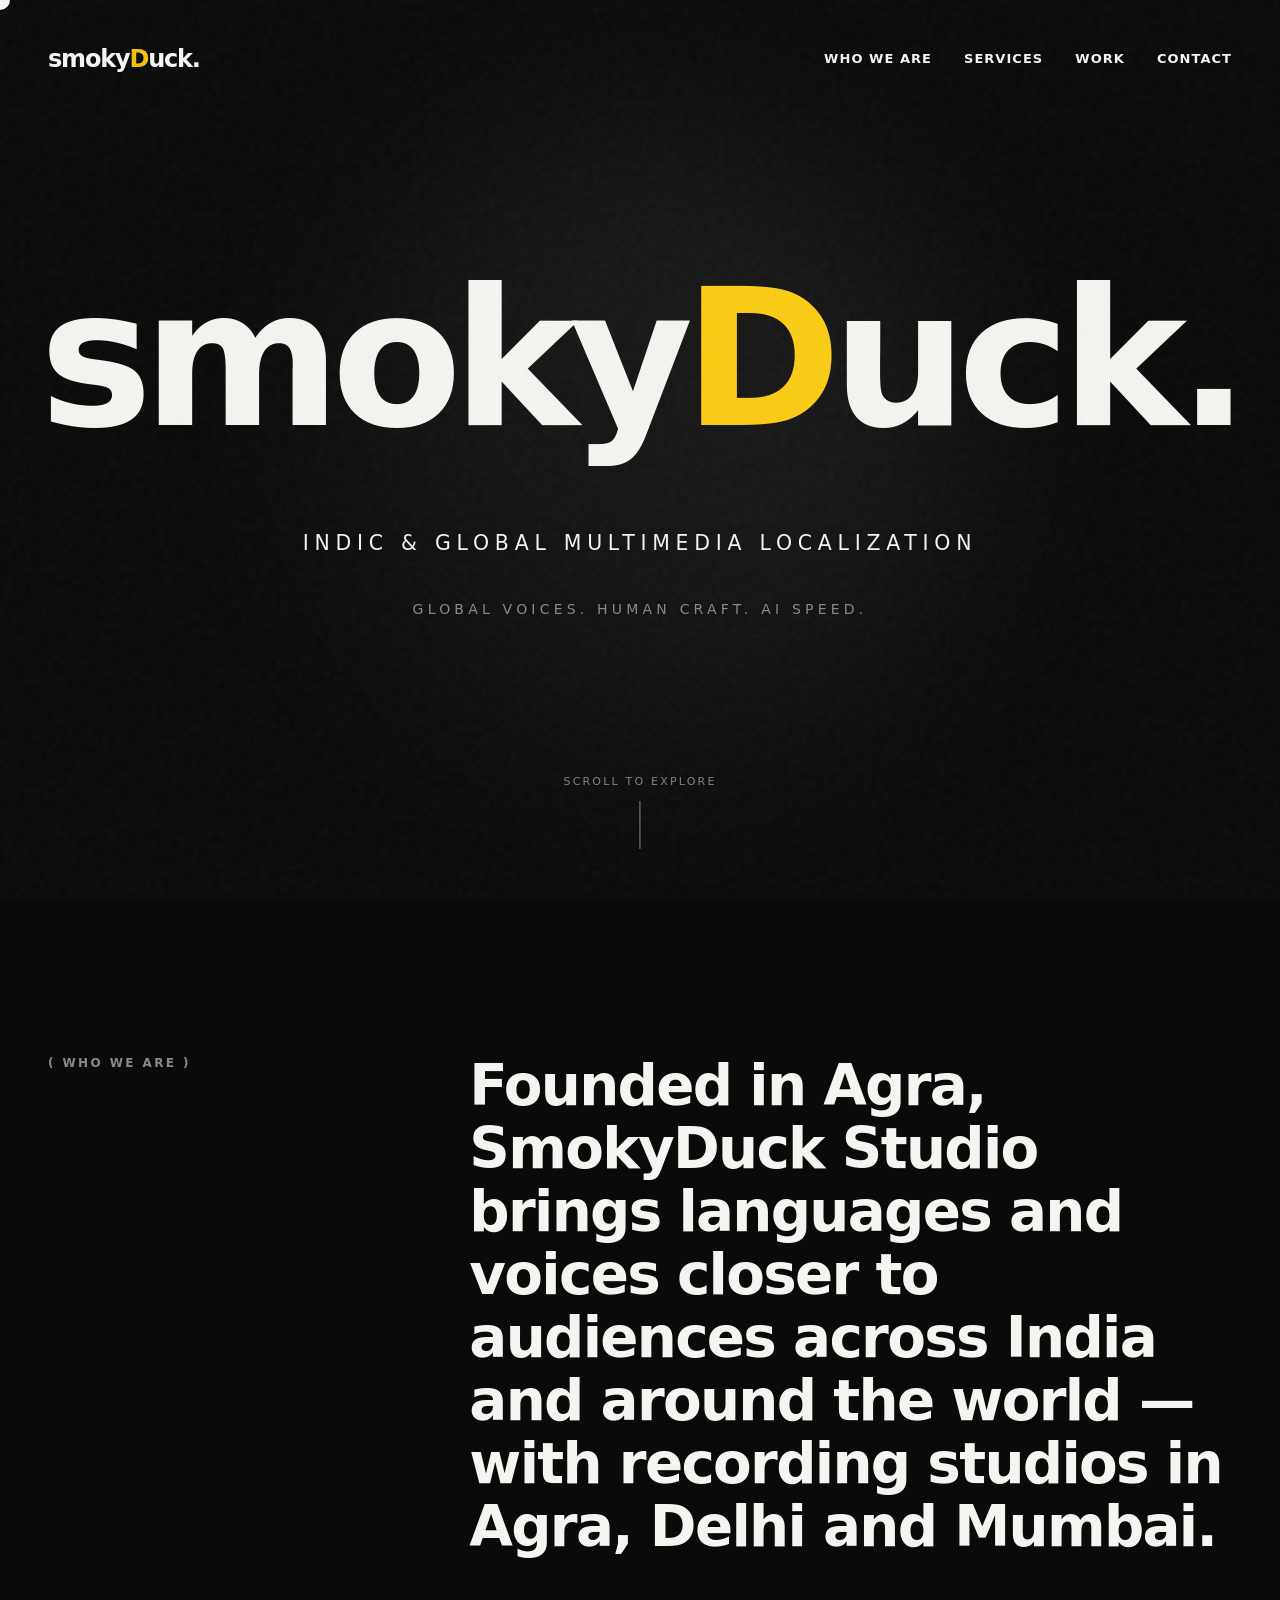
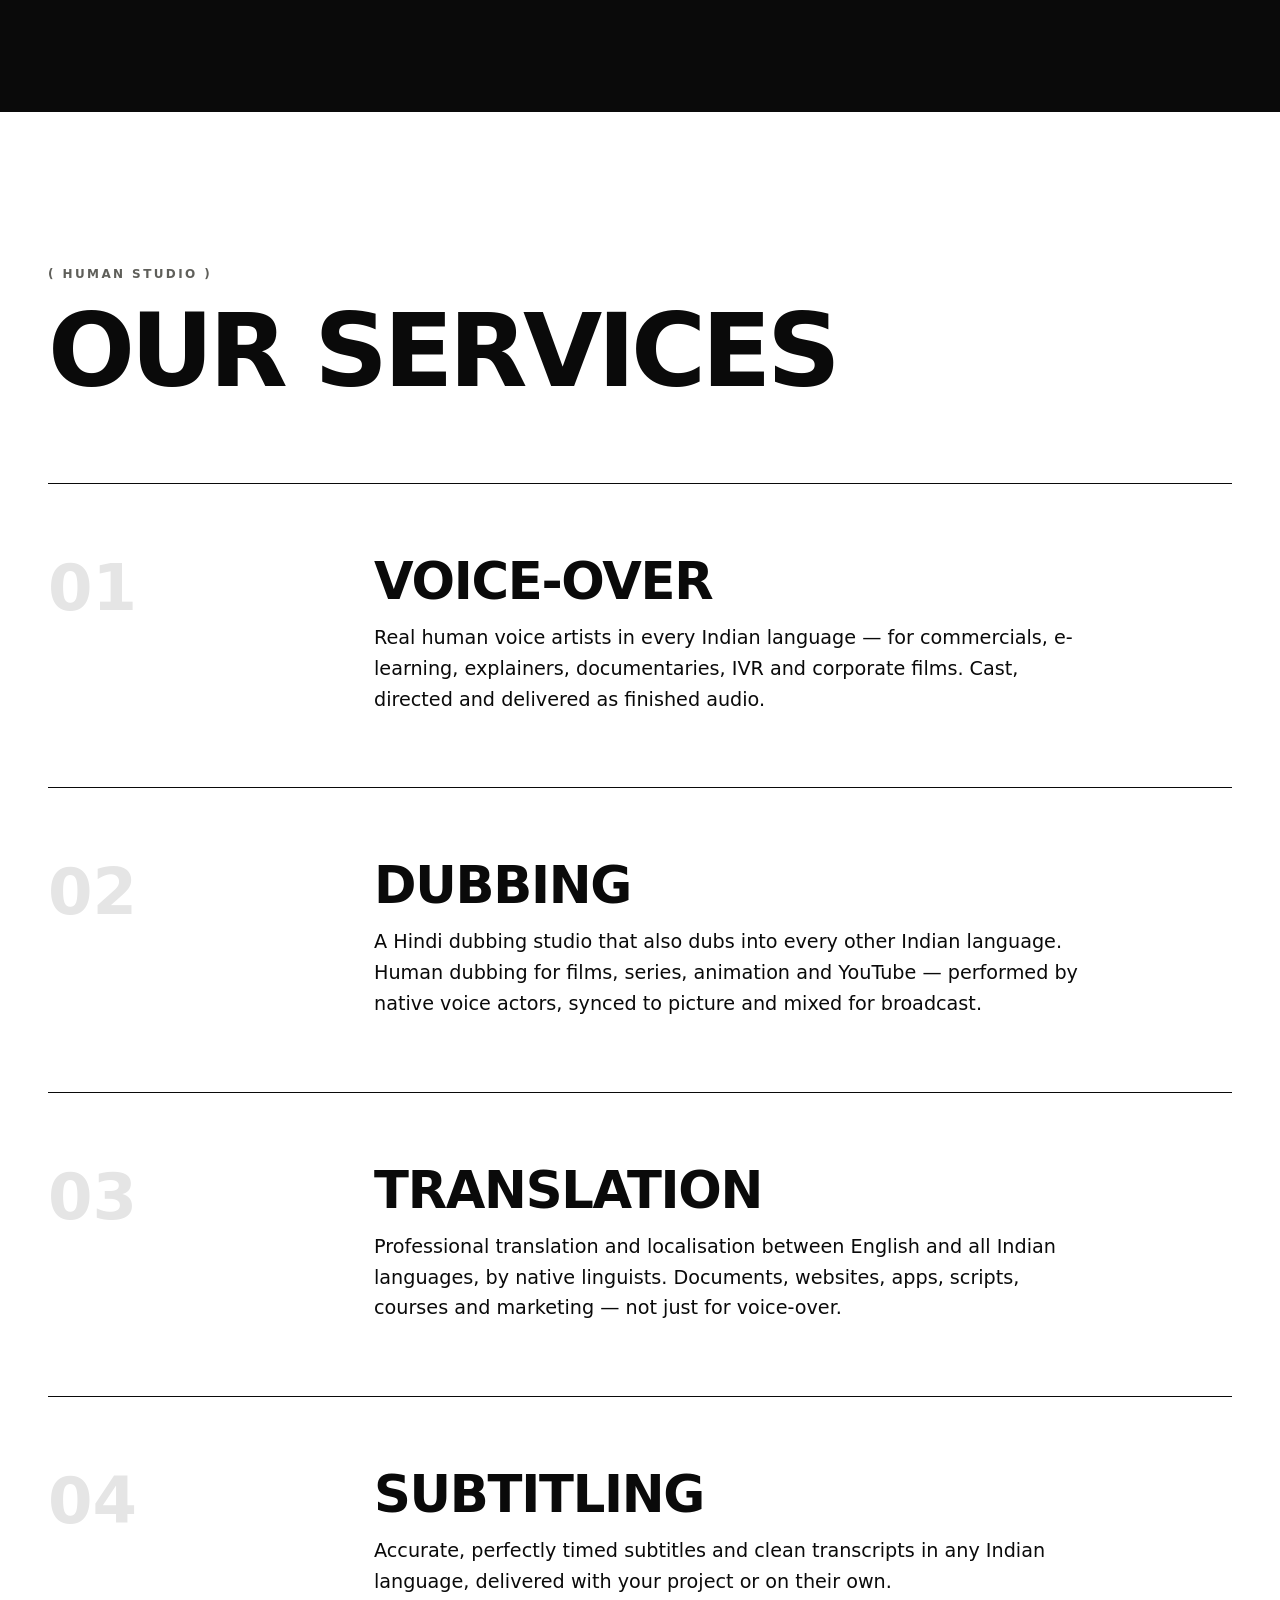
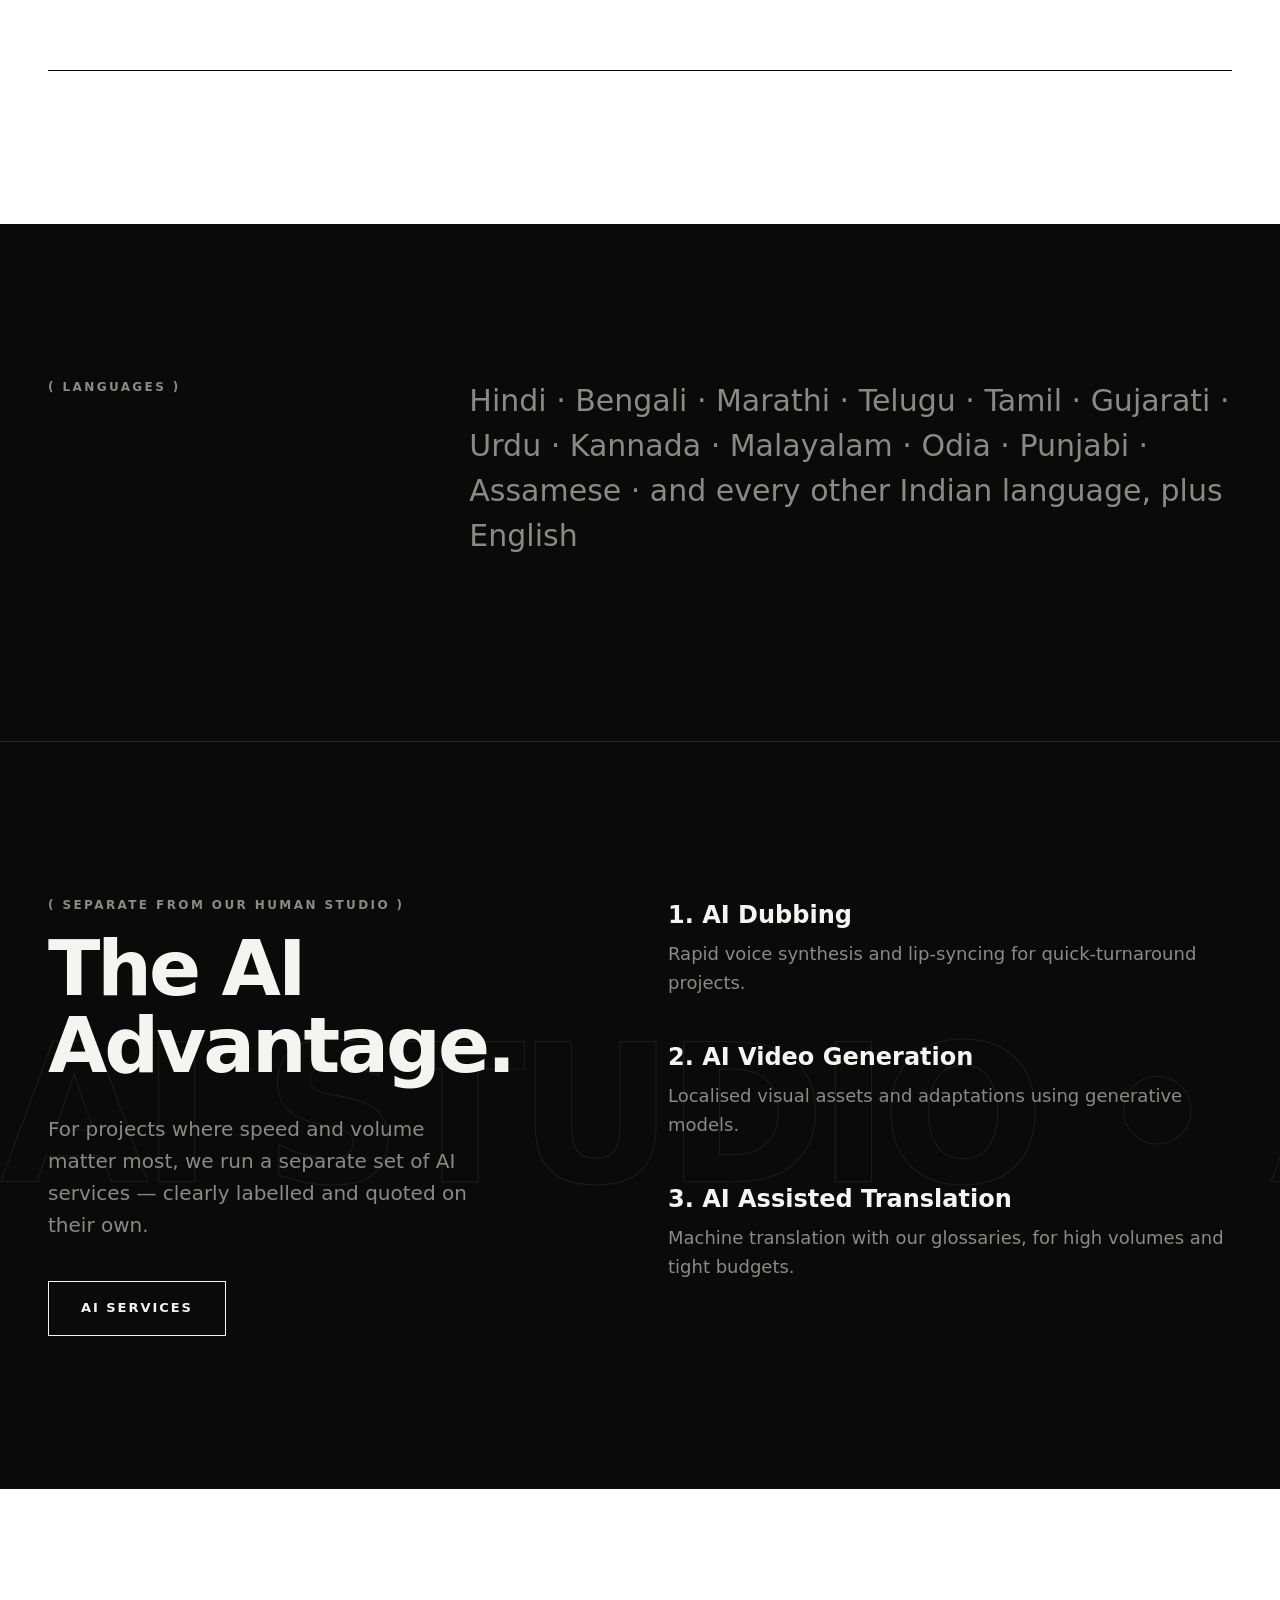
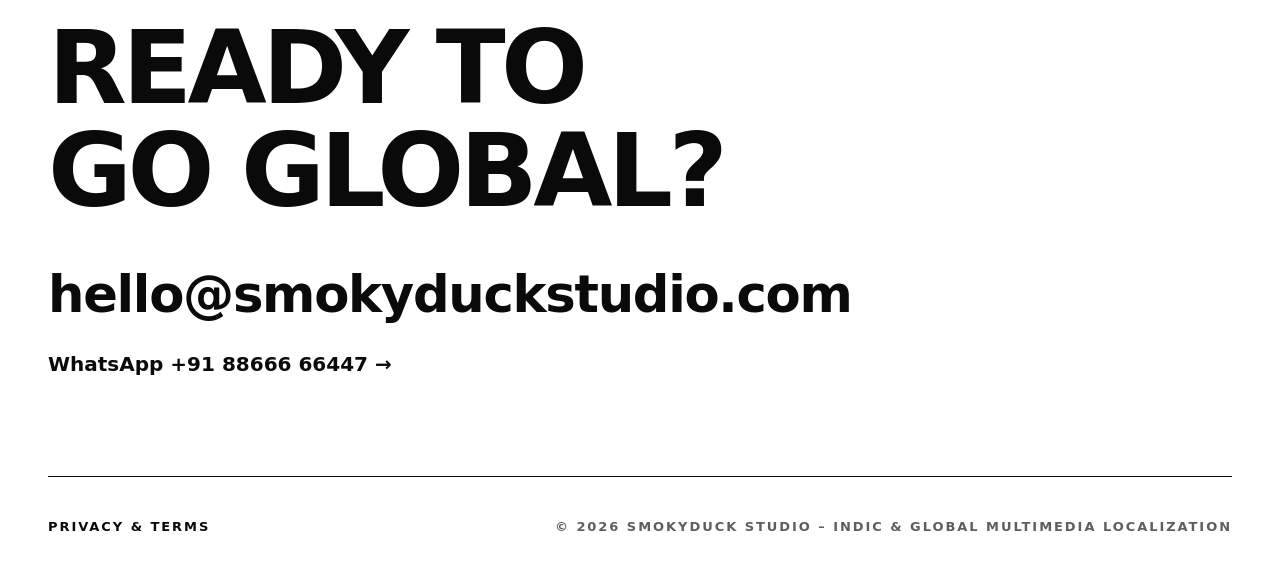
<file: index.html>
<!doctype html>
<html lang="en" class="no-js">
<head>
<meta charset="utf-8">
<meta name="viewport" content="width=device-width, initial-scale=1">
<title>SmokyDuck Studio – Indic &amp; Global Multimedia Localization | Hindi Dubbing Studio</title>
<meta name="description" content="SmokyDuck Studio is a Hindi dubbing studio and Indian language localisation company: human voice-over, dubbing, translation and e-learning localisation in every Indian language.">
<meta name="robots" content="index,follow">
<link rel="canonical" href="https://smokyduckstudio.com/">
<meta name="theme-color" content="#0a0a0a">
<meta property="og:type" content="website"><meta property="og:site_name" content="SmokyDuck Studio – Indic &amp; Global Multimedia Localization">
<meta property="og:title" content="SmokyDuck Studio – Indic &amp; Global Multimedia Localization | Hindi Dubbing Studio"><meta property="og:description" content="SmokyDuck Studio is a Hindi dubbing studio and Indian language localisation company: human voice-over, dubbing, translation and e-learning localisation in every Indian language.">
<meta property="og:url" content="https://smokyduckstudio.com/"><meta property="og:image" content="https://smokyduckstudio.com/assets/img/og-default.png">
<meta name="twitter:card" content="summary_large_image">
<link rel="icon" href="assets/img/favicon.svg" type="image/svg+xml">
<link rel="apple-touch-icon" href="assets/img/apple-touch-icon.png">
<link rel="stylesheet" href="assets/css/site.css?v=7">
<script type="application/ld+json">{"@context": "https://schema.org", "@type": "ProfessionalService", "@id": "https://smokyduckstudio.com/#org", "name": "SmokyDuck Studio", "alternateName": "SmokyDuck Studio – Indic & Global Multimedia Localization", "slogan": "Indic & Global Multimedia Localization", "url": "https://smokyduckstudio.com/", "email": "hello@smokyduckstudio.com", "logo": "https://smokyduckstudio.com/assets/img/logo-512.png", "description": "Hindi dubbing studio and Indian language localisation company: human voice-over, dubbing, translation, subtitling and e-learning localisation in all Indian languages, plus separate AI services.", "areaServed": ["IN", "GB", "US", "AE"], "knowsLanguage": ["hi", "bn", "mr", "te", "ta", "gu", "ur", "kn", "ml", "or", "pa", "as", "en"]}</script>
</head>
<body>
<a class="skip" href="#main">Skip to content</a>
<div class="grain" aria-hidden="true"></div><div class="cursor" aria-hidden="true"></div>
<nav class="nav" aria-label="Main"><a class="logo" href="index.html">smoky<span class="d">D</span>uck.</a>
<div class="links"><a href="about.html">Who We Are</a><a href="services.html">Services</a><a href="work.html">Work</a><a href="contact.html">Contact</a></div><button class="menu-btn" type="button" aria-expanded="false" aria-controls="mmenu">Menu</button></nav>
<div class="mmenu" id="mmenu"><a href="index.html">Home</a><a href="about.html">Who We Are</a><a href="services.html">Services</a><a href="work.html">Work</a><a href="contact.html">Contact</a></div>
<main id="main">

<header class="hero"><div class="glow" aria-hidden="true"></div>
<h1 class="rv">smoky<span class="d">D</span>uck.</h1>
<p class="tagline rv">Indic &amp; Global Multimedia Localization</p>
<p class="tagline2 rv"><span>Global Voices.</span> <span>Human Craft.</span> <span>AI Speed.</span></p>
<p class="scroll" aria-hidden="true">Scroll to explore</p></header>

<section class="sec"><div class="wrap statement">
<p class="label rv">( Who We Are )</p>
<h2 class="rv">Founded in Agra, SmokyDuck Studio brings languages and voices closer to audiences across India and around the world — with recording studios in Agra, Delhi and Mumbai.</h2>
</div></section>

<section class="sec light"><div class="wrap">
<p class="label rv" style="color:#5f5f5a">( Human Studio )</p><h2 class="big rv">Our Services</h2>
<div class="rows rv"><a class="row" href="services.html#voiceover"><span class="n">01</span><div><h3>Voice-Over</h3><p>Real human voice artists in every Indian language — for commercials, e-learning, explainers, documentaries, IVR and corporate films. Cast, directed and delivered as finished audio.</p></div></a><a class="row" href="services.html#dubbing"><span class="n">02</span><div><h3>Dubbing</h3><p>A Hindi dubbing studio that also dubs into every other Indian language. Human dubbing for films, series, animation and YouTube — performed by native voice actors, synced to picture and mixed for broadcast.</p></div></a><a class="row" href="services.html#translation"><span class="n">03</span><div><h3>Translation</h3><p>Professional translation and localisation between English and all Indian languages, by native linguists. Documents, websites, apps, scripts, courses and marketing — not just for voice-over.</p></div></a><a class="row" href="services.html#subtitling"><span class="n">04</span><div><h3>Subtitling</h3><p>Accurate, perfectly timed subtitles and clean transcripts in any Indian language, delivered with your project or on their own.</p></div></a></div>
</div></section>

<section class="sec"><div class="wrap statement">
<p class="label rv">( Languages )</p>
<p class="langs rv">Hindi · Bengali · Marathi · Telugu · Tamil · Gujarati · Urdu · Kannada · Malayalam · Odia · Punjabi · Assamese · and every other Indian language, plus English</p>
</div></section>

<section class="sec marq" style="border-top:1px solid var(--line)"><div class="bg" aria-hidden="true"><span>AI Studio • AI Studio • AI Studio • AI Studio •&nbsp;</span></div>
<div class="wrap two">
<div class="rv"><p class="label">( Separate from our human studio )</p><h2>The AI Advantage.</h2><p class="muted" style="font-size:20px;font-weight:300;max-width:440px">For projects where speed and volume matter most, we run a separate set of AI services — clearly labelled and quoted on their own.</p>
<a class="btn" href="services.html#ai" style="margin-top:20px">AI services</a></div>
<div class="ai-list rv"><div><h4>1. AI Dubbing</h4><p class="muted">Rapid voice synthesis and lip-syncing for quick-turnaround projects.</p></div><div><h4>2. AI Video Generation</h4><p class="muted">Localised visual assets and adaptations using generative models.</p></div><div><h4>3. AI Assisted Translation</h4><p class="muted">Machine translation with our glossaries, for high volumes and tight budgets.</p></div></div>
</div></section>

</main>
<footer id="contact"><div class="wrap">
<div class="rv"><h2>Ready to<br>go global?</h2>
<a class="mail u" data-email href="mailto:hello@smokyduckstudio.com">hello@smokyduckstudio.com</a>
<a class="wa u" href="https://wa.me/918866666447" target="_blank" rel="noopener">WhatsApp +91 88666 66447 →</a></div>
<div class="foot"><nav><a class="u" data-social="instagram" href="#">Instagram</a><a class="u" data-social="linkedin" href="#">LinkedIn</a><a class="u" data-social="youtube" href="#">YouTube</a><a class="u" href="legal.html">Privacy &amp; Terms</a></nav>
<span class="c">© <span data-year>2026</span> SmokyDuck Studio – Indic &amp; Global Multimedia Localization</span></div>
</div></footer>
<div class="consent" id="consent" role="dialog" aria-label="Cookies"><p style="margin:0">May we use Google Analytics to see which pages are useful? It sets cookies only if you allow it.</p>
<button class="btn" data-consent="yes" type="button">Allow</button><button class="btn" data-consent="no" type="button">No thanks</button></div>
<script src="assets/js/config.js?v=7"></script>
<script src="assets/js/site.js?v=7" defer></script>
<script src="assets/js/data.js?v=7" defer></script>
</body>
</html>
</file>
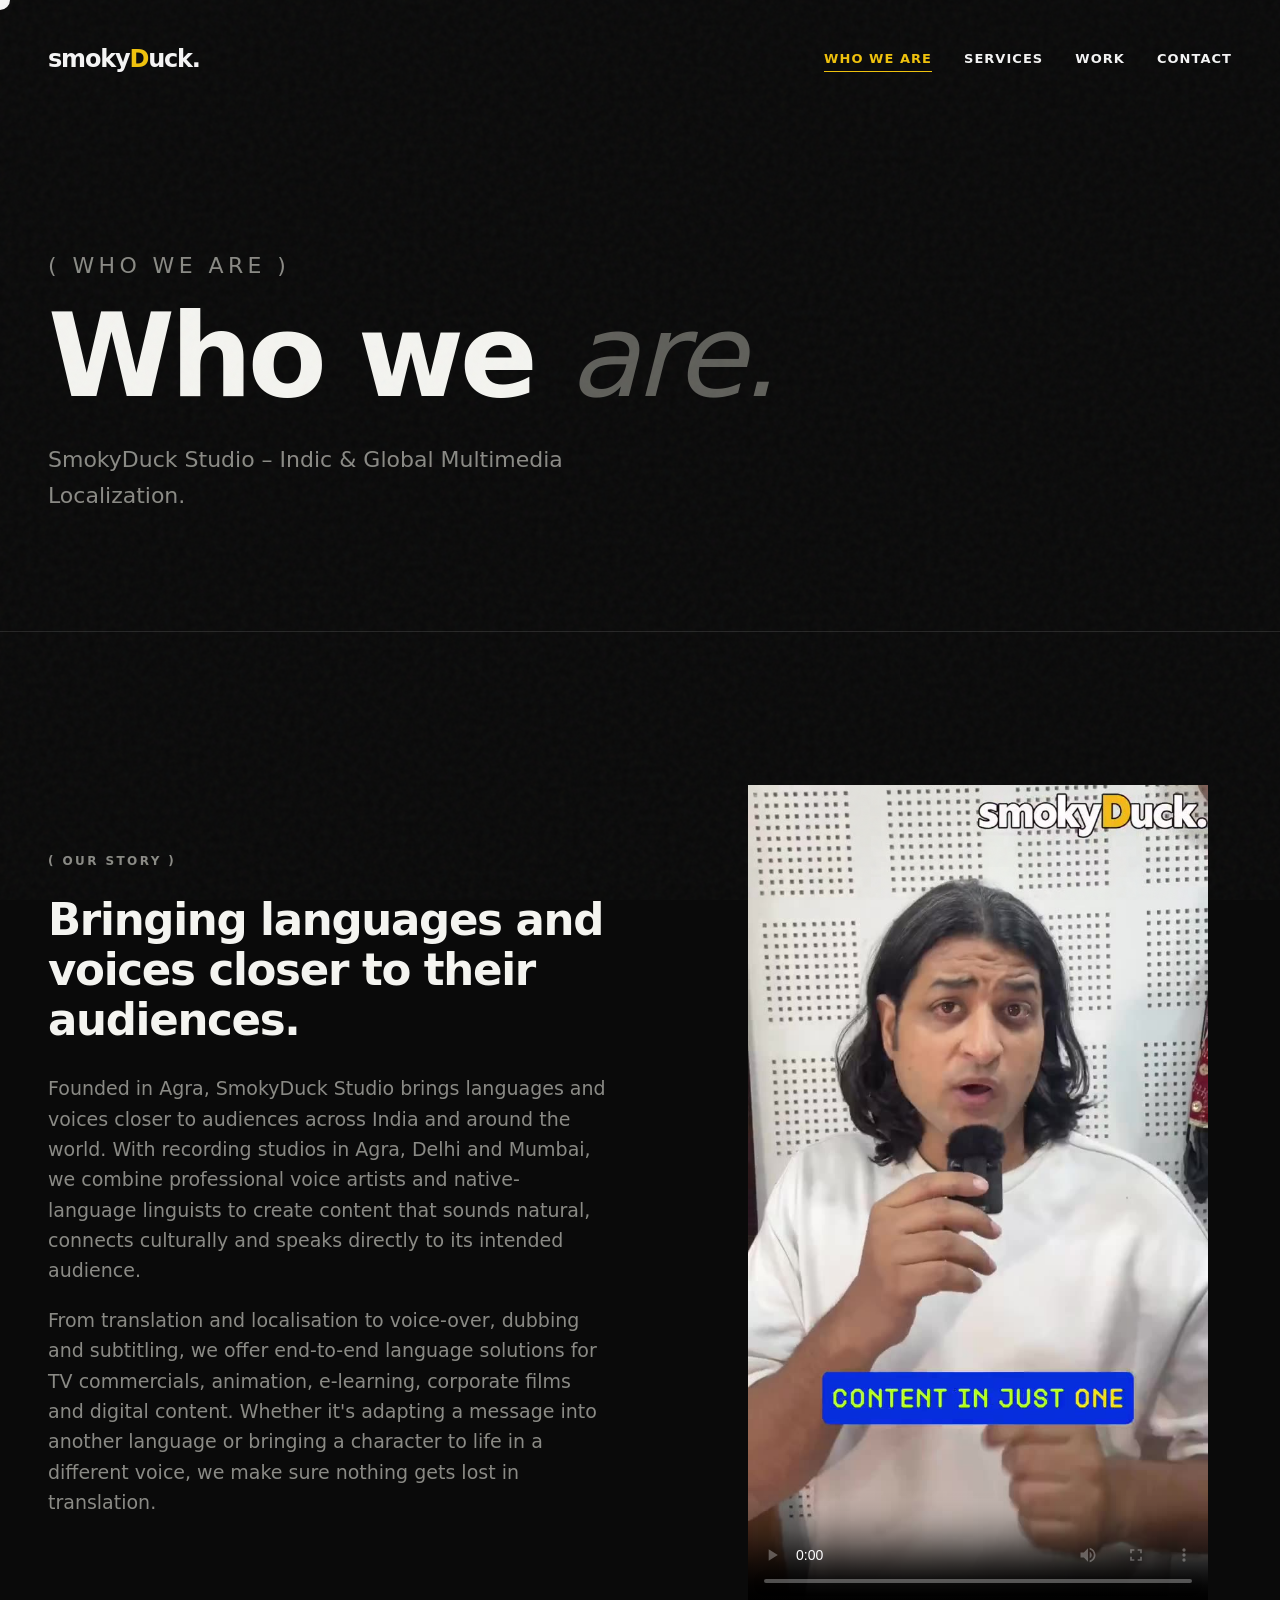
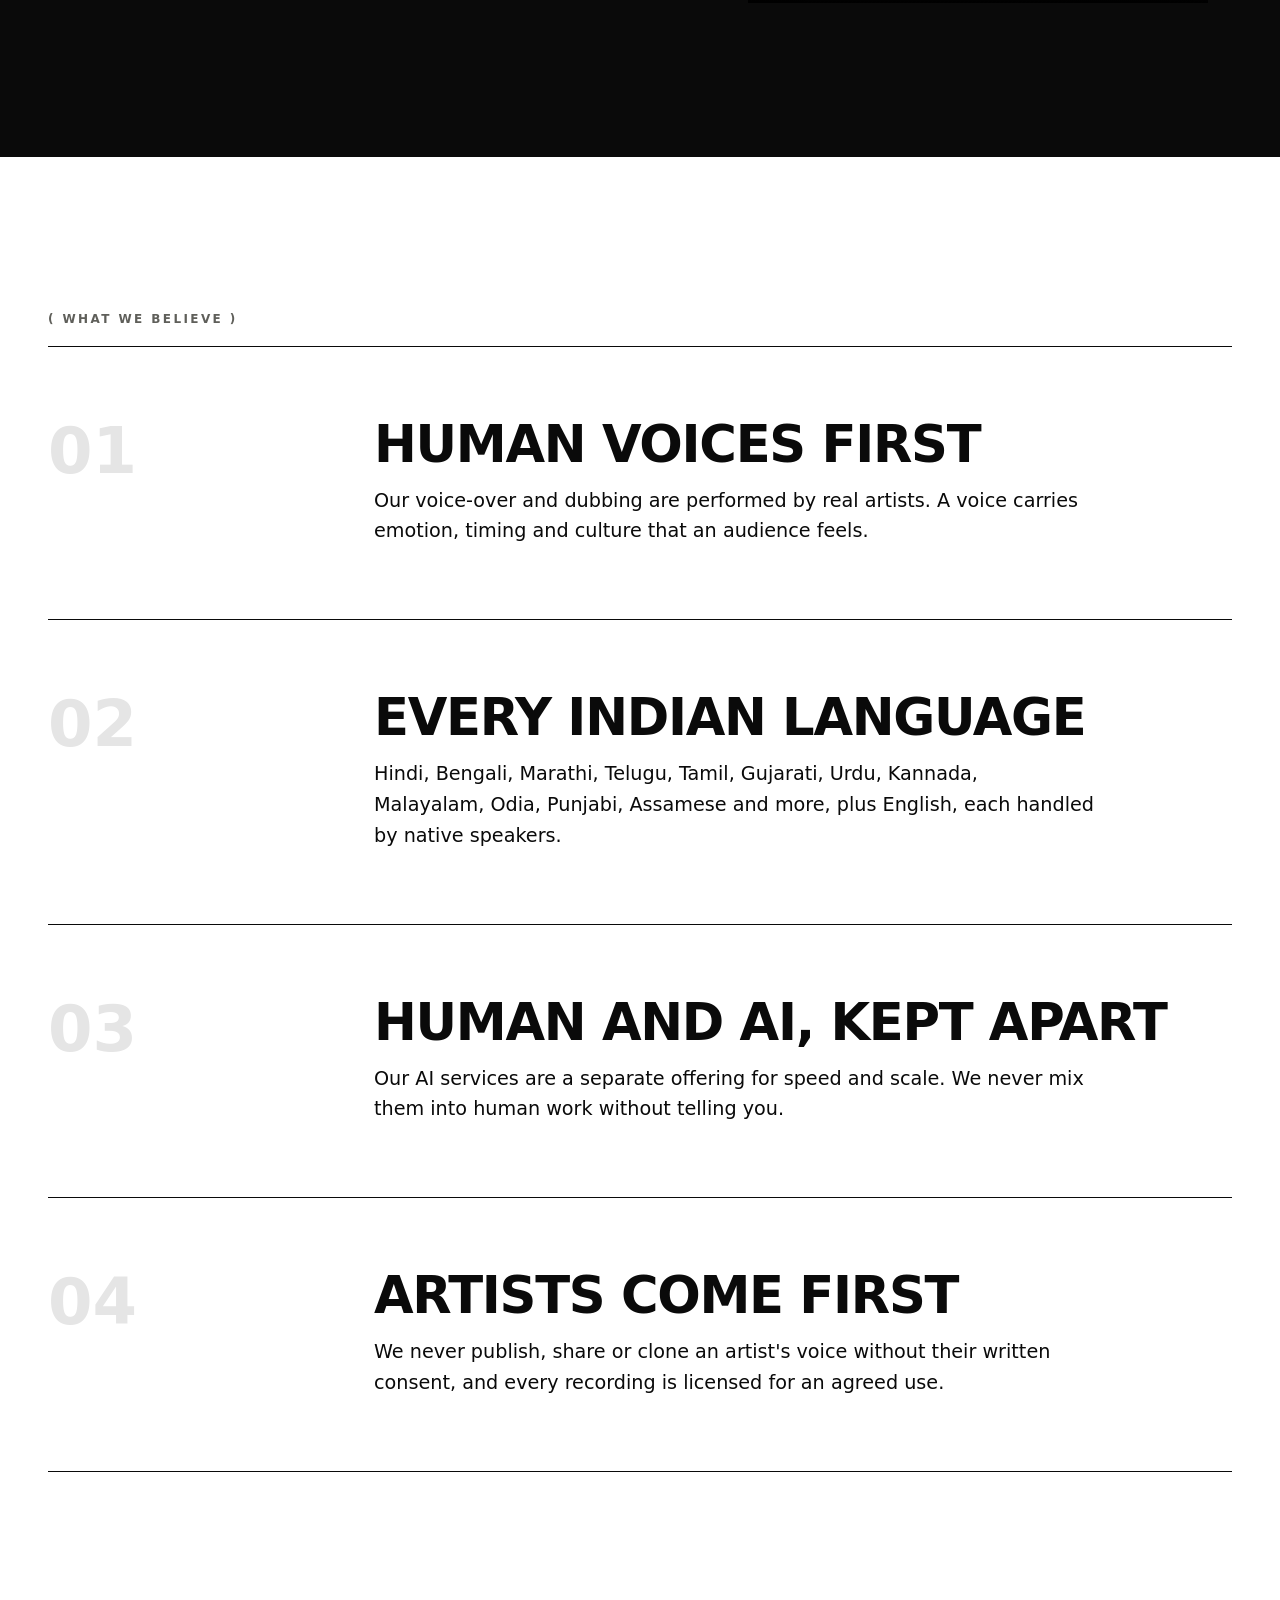
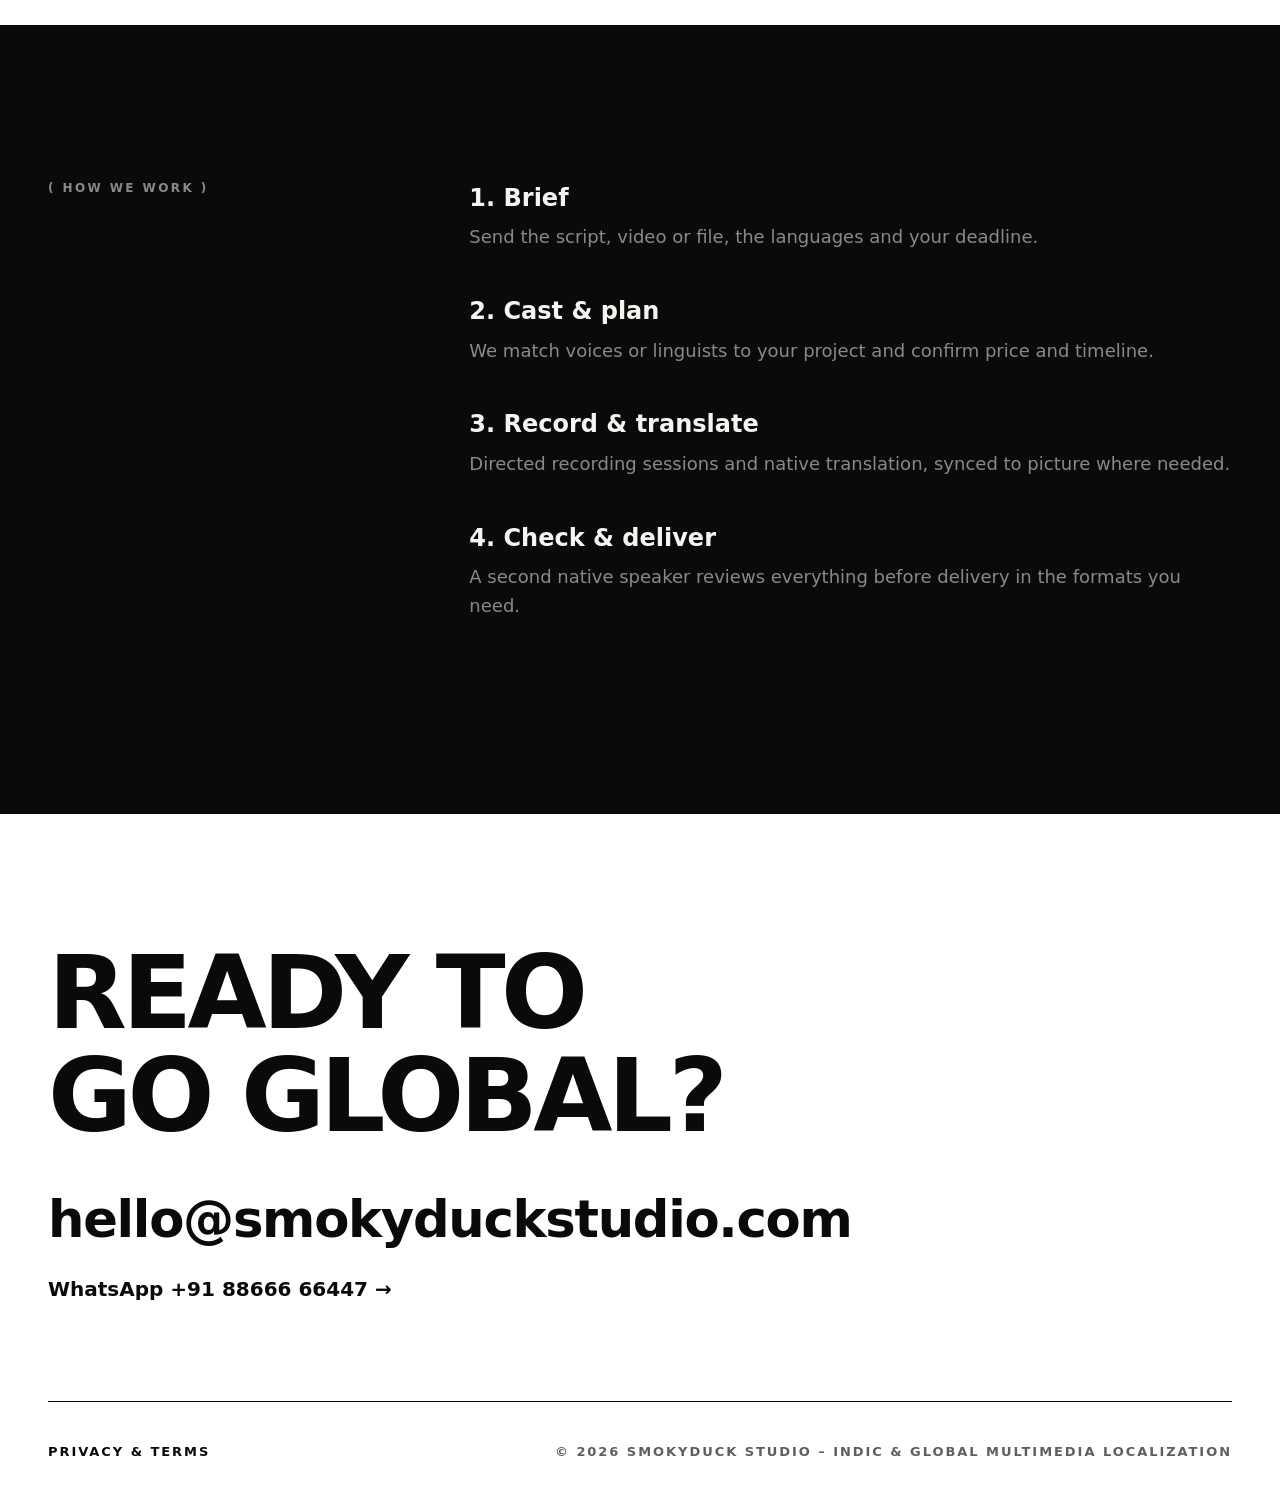
<file: about.html>
<!doctype html>
<html lang="en" class="no-js">
<head>
<meta charset="utf-8">
<meta name="viewport" content="width=device-width, initial-scale=1">
<title>Who We Are | SmokyDuck Studio – Indic &amp; Global Multimedia Localization</title>
<meta name="description" content="SmokyDuck Studio is an Indic and global multimedia localization studio: human voice-over, dubbing, translation and e-learning localisation in every Indian language.">
<meta name="robots" content="index,follow">
<link rel="canonical" href="https://smokyduckstudio.com/about.html">
<meta name="theme-color" content="#0a0a0a">
<meta property="og:type" content="website"><meta property="og:site_name" content="SmokyDuck Studio – Indic &amp; Global Multimedia Localization">
<meta property="og:title" content="Who We Are | SmokyDuck Studio – Indic &amp; Global Multimedia Localization"><meta property="og:description" content="SmokyDuck Studio is an Indic and global multimedia localization studio: human voice-over, dubbing, translation and e-learning localisation in every Indian language.">
<meta property="og:url" content="https://smokyduckstudio.com/about.html"><meta property="og:image" content="https://smokyduckstudio.com/assets/img/og-default.png">
<meta name="twitter:card" content="summary_large_image">
<link rel="icon" href="assets/img/favicon.svg" type="image/svg+xml">
<link rel="apple-touch-icon" href="assets/img/apple-touch-icon.png">
<link rel="stylesheet" href="assets/css/site.css?v=7">

</head>
<body>
<a class="skip" href="#main">Skip to content</a>
<div class="grain" aria-hidden="true"></div><div class="cursor" aria-hidden="true"></div>
<nav class="nav" aria-label="Main"><a class="logo" href="index.html">smoky<span class="d">D</span>uck.</a>
<div class="links"><a href="about.html" aria-current=page>Who We Are</a><a href="services.html">Services</a><a href="work.html">Work</a><a href="contact.html">Contact</a></div><button class="menu-btn" type="button" aria-expanded="false" aria-controls="mmenu">Menu</button></nav>
<div class="mmenu" id="mmenu"><a href="index.html">Home</a><a href="about.html">Who We Are</a><a href="services.html">Services</a><a href="work.html">Work</a><a href="contact.html">Contact</a></div>
<main id="main">
<header class="head"><div class="wrap rv"><p class="label">( Who We Are )</p><h1>Who we <em>are.</em></h1><p>SmokyDuck Studio – Indic &amp; Global Multimedia Localization.</p></div></header>
<section class="sec"><div class="wrap about">
<div class="rv">
<p class="label">( Our Story )</p>
<h2>Bringing languages and voices closer to their audiences.</h2>
<p class="muted" style="font-size:19px;font-weight:300;margin-top:28px;max-width:560px">Founded in Agra, SmokyDuck Studio brings languages and voices closer to audiences across India and around the world. With recording studios in Agra, Delhi and Mumbai, we combine professional voice artists and native-language linguists to create content that sounds natural, connects culturally and speaks directly to its intended audience.</p>
<p class="muted" style="font-size:19px;font-weight:300;max-width:560px">From translation and localisation to voice-over, dubbing and subtitling, we offer end-to-end language solutions for TV commercials, animation, e-learning, corporate films and digital content. Whether it's adapting a message into another language or bringing a character to life in a different voice, we make sure nothing gets lost in translation.</p>
</div>
<div class="reel big rv"><video controls playsinline preload="metadata" poster="assets/media/voices-reel.jpg" src="assets/media/voices-reel.mp4" aria-label="Gagan, co-founder, introduces SmokyDuck Studio"></video></div>
</div></section>

<section class="sec light"><div class="wrap">
<p class="label rv" style="color:#5f5f5a">( What We Believe )</p>
<div class="rows rv">
<div class="row"><span class="n">01</span><div><h3>Human voices first</h3><p>Our voice-over and dubbing are performed by real artists. A voice carries emotion, timing and culture that an audience feels.</p></div></div>
<div class="row"><span class="n">02</span><div><h3>Every Indian language</h3><p>Hindi, Bengali, Marathi, Telugu, Tamil, Gujarati, Urdu, Kannada, Malayalam, Odia, Punjabi, Assamese and more, plus English, each handled by native speakers.</p></div></div>
<div class="row"><span class="n">03</span><div><h3>Human and AI, kept apart</h3><p>Our AI services are a separate offering for speed and scale. We never mix them into human work without telling you.</p></div></div>
<div class="row"><span class="n">04</span><div><h3>Artists come first</h3><p>We never publish, share or clone an artist's voice without their written consent, and every recording is licensed for an agreed use.</p></div></div>
</div></div></section>

<section class="sec"><div class="wrap statement">
<p class="label rv">( How We Work )</p>
<div class="ai-list rv">
<div><h4>1. Brief</h4><p class="muted">Send the script, video or file, the languages and your deadline.</p></div>
<div><h4>2. Cast &amp; plan</h4><p class="muted">We match voices or linguists to your project and confirm price and timeline.</p></div>
<div><h4>3. Record &amp; translate</h4><p class="muted">Directed recording sessions and native translation, synced to picture where needed.</p></div>
<div><h4>4. Check &amp; deliver</h4><p class="muted">A second native speaker reviews everything before delivery in the formats you need.</p></div>
</div>
</div></section>
</main>
<footer id="contact"><div class="wrap">
<div class="rv"><h2>Ready to<br>go global?</h2>
<a class="mail u" data-email href="mailto:hello@smokyduckstudio.com">hello@smokyduckstudio.com</a>
<a class="wa u" href="https://wa.me/918866666447" target="_blank" rel="noopener">WhatsApp +91 88666 66447 →</a></div>
<div class="foot"><nav><a class="u" data-social="instagram" href="#">Instagram</a><a class="u" data-social="linkedin" href="#">LinkedIn</a><a class="u" data-social="youtube" href="#">YouTube</a><a class="u" href="legal.html">Privacy &amp; Terms</a></nav>
<span class="c">© <span data-year>2026</span> SmokyDuck Studio – Indic &amp; Global Multimedia Localization</span></div>
</div></footer>
<div class="consent" id="consent" role="dialog" aria-label="Cookies"><p style="margin:0">May we use Google Analytics to see which pages are useful? It sets cookies only if you allow it.</p>
<button class="btn" data-consent="yes" type="button">Allow</button><button class="btn" data-consent="no" type="button">No thanks</button></div>
<script src="assets/js/config.js?v=7"></script>
<script src="assets/js/site.js?v=7" defer></script>
<script src="assets/js/data.js?v=7" defer></script>
</body>
</html>
</file>
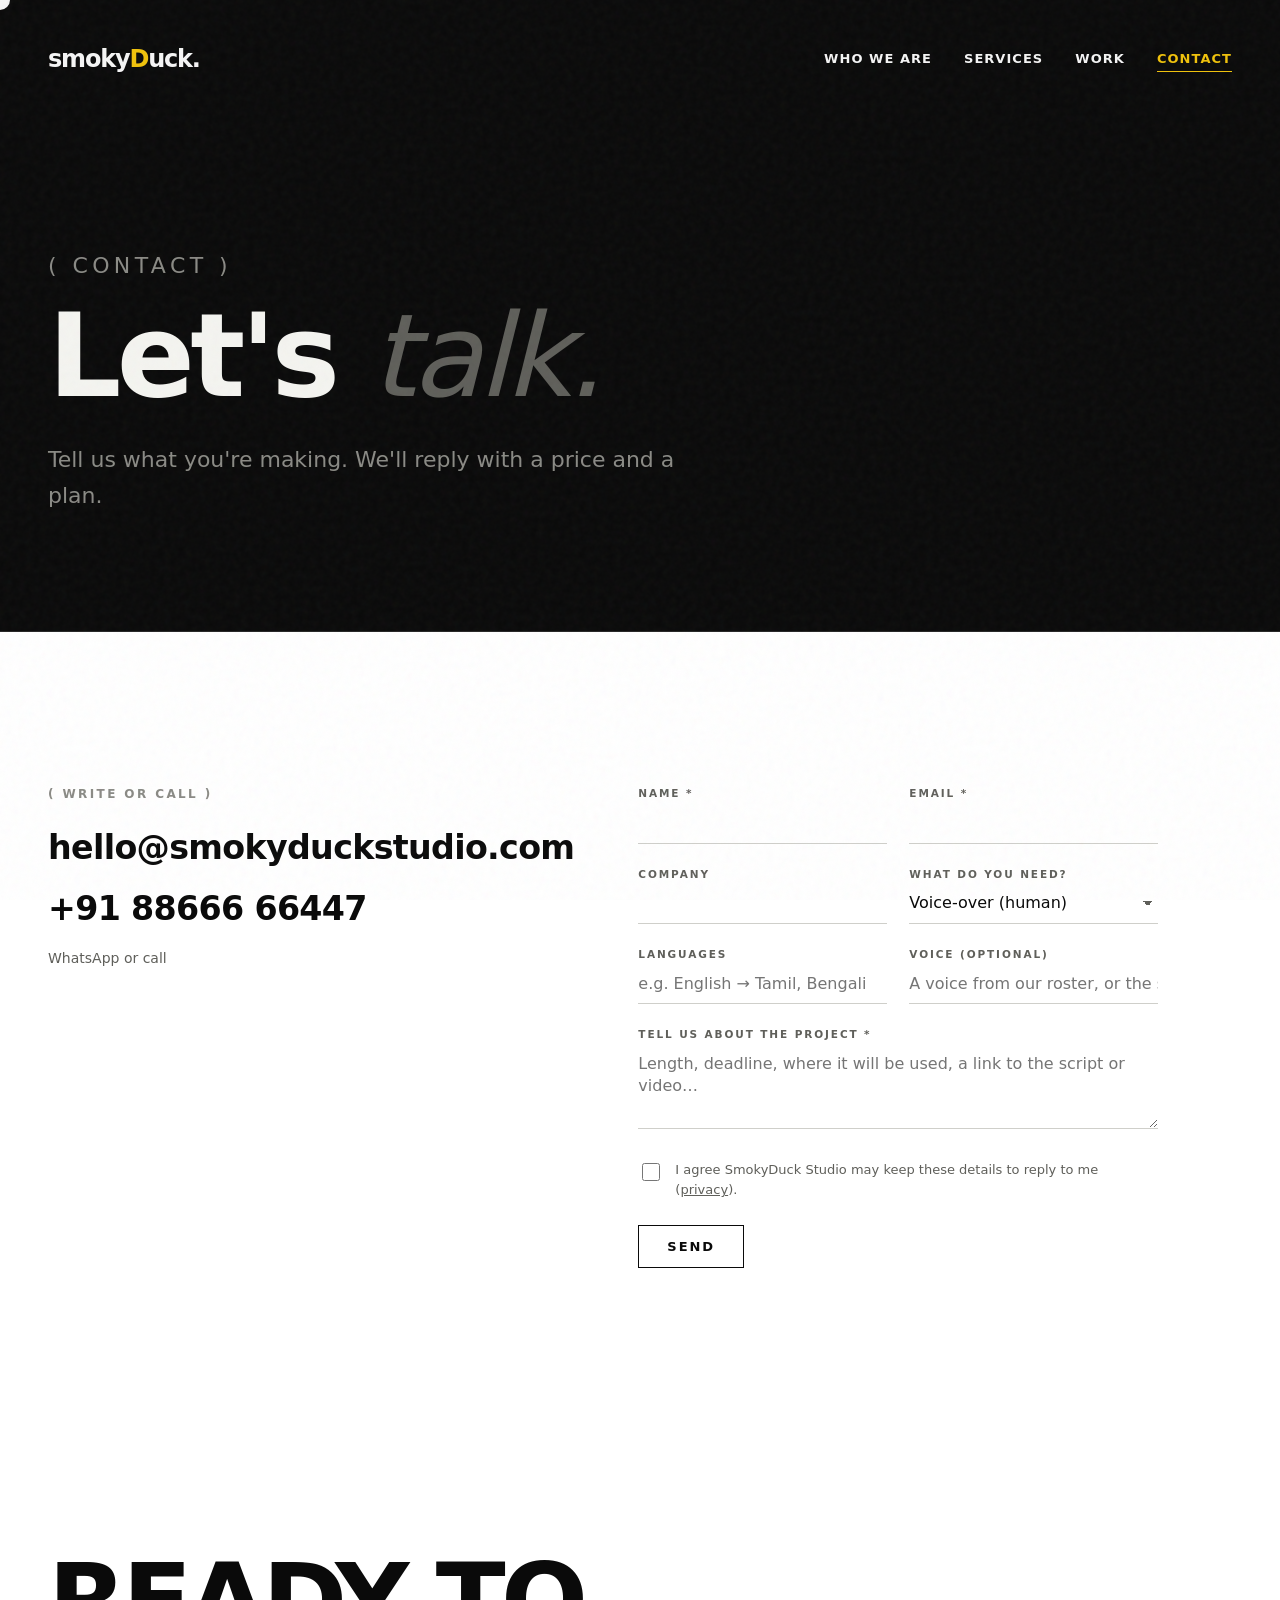
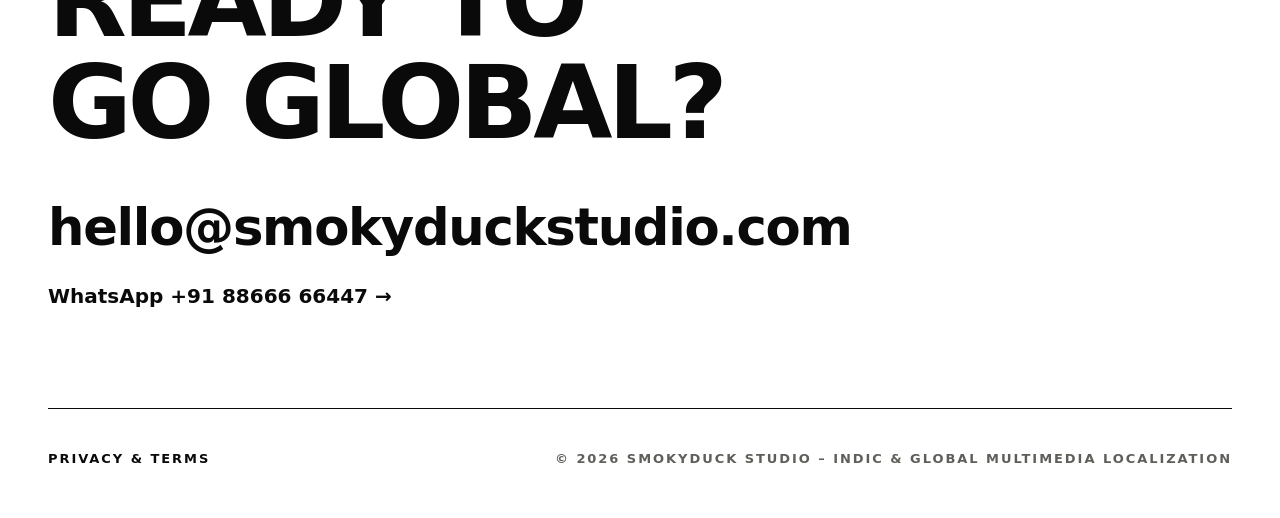
<file: contact.html>
<!doctype html>
<html lang="en" class="no-js">
<head>
<meta charset="utf-8">
<meta name="viewport" content="width=device-width, initial-scale=1">
<title>Contact | SmokyDuck Studio – Indic &amp; Global Multimedia Localization</title>
<meta name="description" content="Get a quote for voice-over, dubbing, translation or subtitling in any Indian language. Email, WhatsApp or send us your brief.">
<meta name="robots" content="index,follow">
<link rel="canonical" href="https://smokyduckstudio.com/contact.html">
<meta name="theme-color" content="#0a0a0a">
<meta property="og:type" content="website"><meta property="og:site_name" content="SmokyDuck Studio – Indic &amp; Global Multimedia Localization">
<meta property="og:title" content="Contact | SmokyDuck Studio – Indic &amp; Global Multimedia Localization"><meta property="og:description" content="Get a quote for voice-over, dubbing, translation or subtitling in any Indian language. Email, WhatsApp or send us your brief.">
<meta property="og:url" content="https://smokyduckstudio.com/contact.html"><meta property="og:image" content="https://smokyduckstudio.com/assets/img/og-default.png">
<meta name="twitter:card" content="summary_large_image">
<link rel="icon" href="assets/img/favicon.svg" type="image/svg+xml">
<link rel="apple-touch-icon" href="assets/img/apple-touch-icon.png">
<link rel="stylesheet" href="assets/css/site.css?v=7">

</head>
<body>
<a class="skip" href="#main">Skip to content</a>
<div class="grain" aria-hidden="true"></div><div class="cursor" aria-hidden="true"></div>
<nav class="nav" aria-label="Main"><a class="logo" href="index.html">smoky<span class="d">D</span>uck.</a>
<div class="links"><a href="about.html">Who We Are</a><a href="services.html">Services</a><a href="work.html">Work</a><a href="contact.html" aria-current=page>Contact</a></div><button class="menu-btn" type="button" aria-expanded="false" aria-controls="mmenu">Menu</button></nav>
<div class="mmenu" id="mmenu"><a href="index.html">Home</a><a href="about.html">Who We Are</a><a href="services.html">Services</a><a href="work.html">Work</a><a href="contact.html">Contact</a></div>
<main id="main">
<header class="head"><div class="wrap rv"><p class="label">( Contact )</p><h1>Let's <em>talk.</em></h1><p>Tell us what you're making. We'll reply with a price and a plan.</p></div></header>
<section class="sec light"><div class="wrap contact">
<div class="ways rv"><p class="label">( Write or call )</p>
<a class="u" data-email href="mailto:hello@smokyduckstudio.com">hello@smokyduckstudio.com</a><br>
<a class="u" href="https://wa.me/918866666447" target="_blank" rel="noopener">+91 88666 66447</a><br><span class="muted" style="font-size:14px">WhatsApp or call</span></div>
<form class="form rv" data-sd-form novalidate>
<input type="hidden" name="formType" value="Quote"><label class="hp" aria-hidden="true">Leave empty<input name="website_hp" tabindex="-1" autocomplete="off"></label>
<div class="f2"><div><label for="c-name">Name *</label><input id="c-name" name="name" autocomplete="name" required></div>
<div><label for="c-email">Email *</label><input id="c-email" name="email" type="email" autocomplete="email" required></div></div>
<div class="f2"><div><label for="c-company">Company</label><input id="c-company" name="company" autocomplete="organization"></div>
<div><label for="c-need">What do you need?</label><select id="c-need" name="services"><option>Voice-over (human)</option><option>Dubbing (human)</option><option>Translation</option><option>Subtitling</option><option>AI services</option><option>Something else</option></select></div></div>
<div class="f2"><div><label for="c-lang">Languages</label><input id="c-lang" name="targetLanguages" placeholder="e.g. English → Tamil, Bengali"></div>
<div><label for="c-voice">Voice (optional)</label><input id="c-voice" name="voice" placeholder="A voice from our roster, or the sound you want"></div></div>
<div><label for="c-msg">Tell us about the project *</label><textarea id="c-msg" name="message" required placeholder="Length, deadline, where it will be used, a link to the script or video…"></textarea></div>
<label class="check"><input type="checkbox" name="consent" value="yes" required><span>I agree SmokyDuck Studio may keep these details to reply to me (<a href="legal.html">privacy</a>).</span></label>
<div class="status" role="status" aria-live="polite"></div>
<div><button class="btn" type="submit">Send</button></div>
</form></div></section>
</main>
<footer id="contact"><div class="wrap">
<div class="rv"><h2>Ready to<br>go global?</h2>
<a class="mail u" data-email href="mailto:hello@smokyduckstudio.com">hello@smokyduckstudio.com</a>
<a class="wa u" href="https://wa.me/918866666447" target="_blank" rel="noopener">WhatsApp +91 88666 66447 →</a></div>
<div class="foot"><nav><a class="u" data-social="instagram" href="#">Instagram</a><a class="u" data-social="linkedin" href="#">LinkedIn</a><a class="u" data-social="youtube" href="#">YouTube</a><a class="u" href="legal.html">Privacy &amp; Terms</a></nav>
<span class="c">© <span data-year>2026</span> SmokyDuck Studio – Indic &amp; Global Multimedia Localization</span></div>
</div></footer>
<div class="consent" id="consent" role="dialog" aria-label="Cookies"><p style="margin:0">May we use Google Analytics to see which pages are useful? It sets cookies only if you allow it.</p>
<button class="btn" data-consent="yes" type="button">Allow</button><button class="btn" data-consent="no" type="button">No thanks</button></div>
<script src="assets/js/config.js?v=7"></script>
<script src="assets/js/site.js?v=7" defer></script>
<script src="assets/js/data.js?v=7" defer></script>
</body>
</html>
</file>
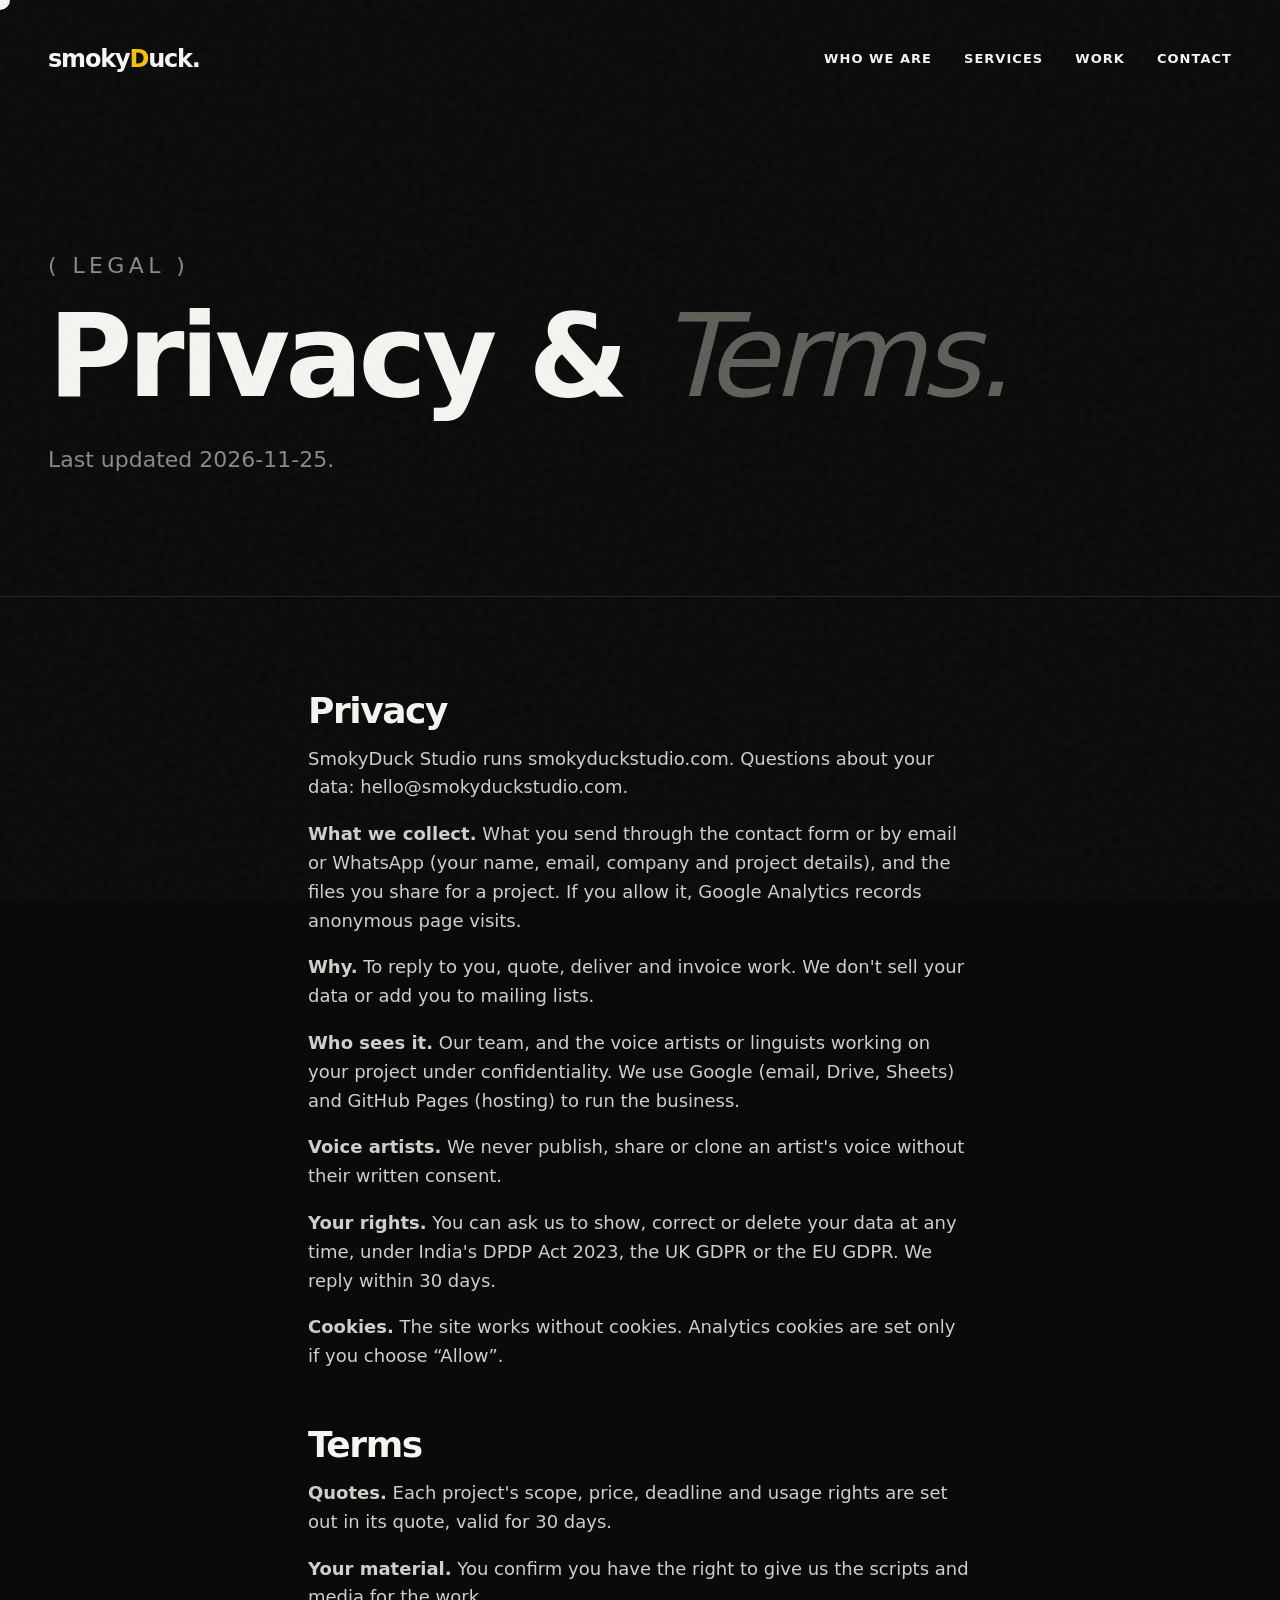
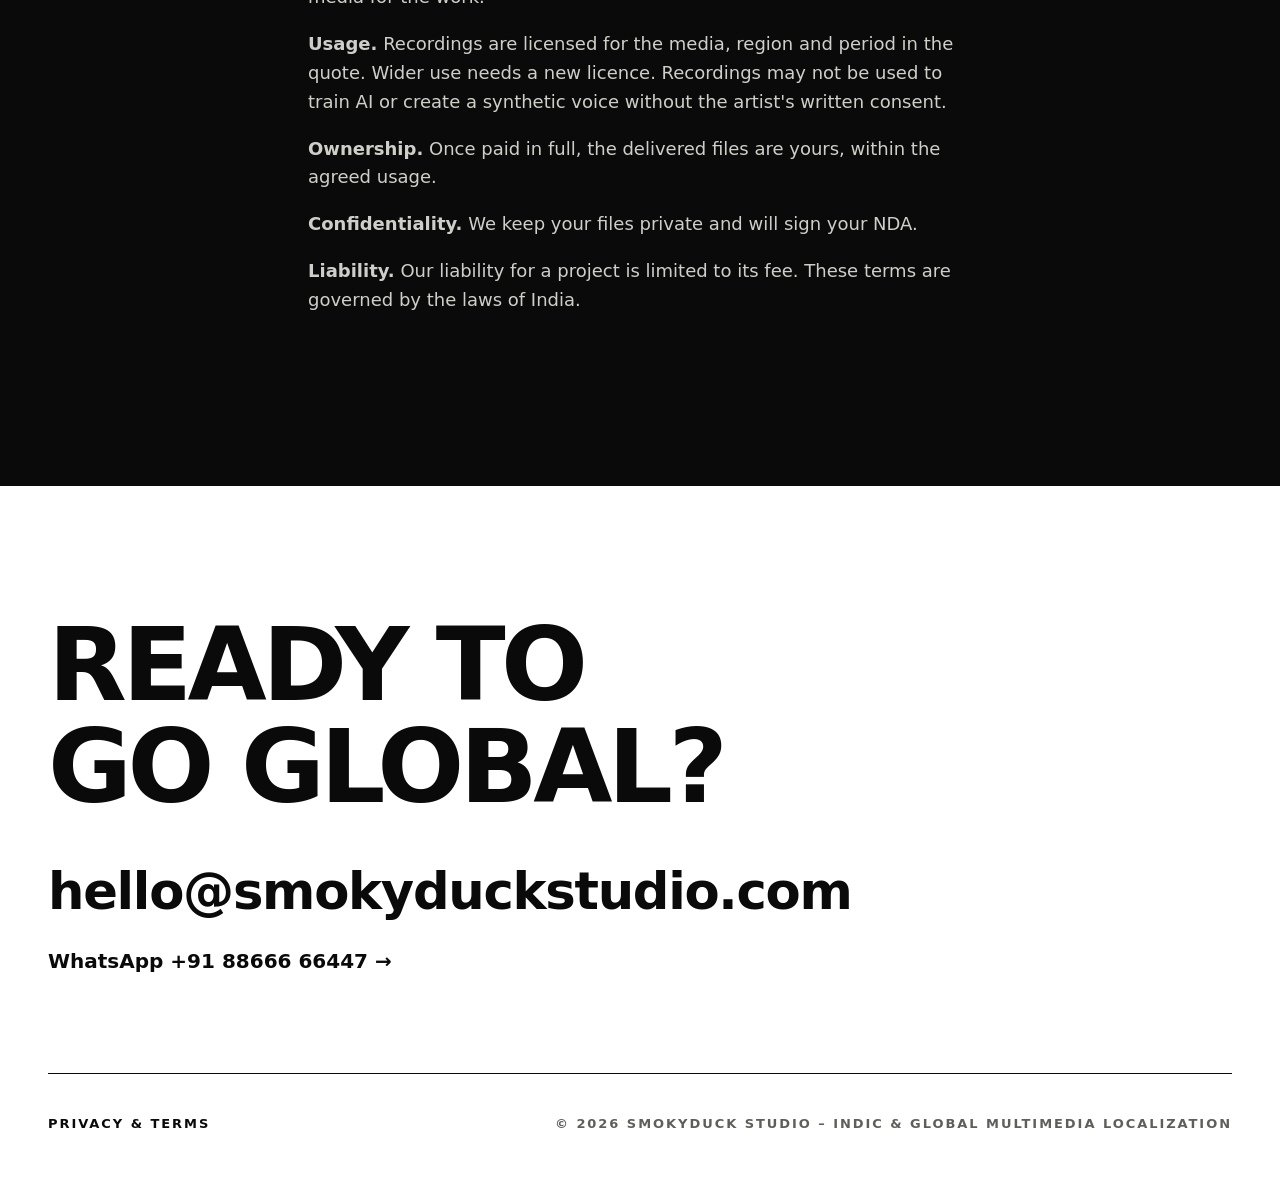
<file: legal.html>
<!doctype html>
<html lang="en" class="no-js">
<head>
<meta charset="utf-8">
<meta name="viewport" content="width=device-width, initial-scale=1">
<title>Privacy &amp; Terms | SmokyDuck Studio – Indic &amp; Global Multimedia Localization</title>
<meta name="description" content="How SmokyDuck Studio handles your data, and the terms for our services.">
<meta name="robots" content="index,follow">
<link rel="canonical" href="https://smokyduckstudio.com/legal.html">
<meta name="theme-color" content="#0a0a0a">
<meta property="og:type" content="website"><meta property="og:site_name" content="SmokyDuck Studio – Indic &amp; Global Multimedia Localization">
<meta property="og:title" content="Privacy &amp; Terms | SmokyDuck Studio – Indic &amp; Global Multimedia Localization"><meta property="og:description" content="How SmokyDuck Studio handles your data, and the terms for our services.">
<meta property="og:url" content="https://smokyduckstudio.com/legal.html"><meta property="og:image" content="https://smokyduckstudio.com/assets/img/og-default.png">
<meta name="twitter:card" content="summary_large_image">
<link rel="icon" href="assets/img/favicon.svg" type="image/svg+xml">
<link rel="apple-touch-icon" href="assets/img/apple-touch-icon.png">
<link rel="stylesheet" href="assets/css/site.css?v=7">

</head>
<body>
<a class="skip" href="#main">Skip to content</a>
<div class="grain" aria-hidden="true"></div><div class="cursor" aria-hidden="true"></div>
<nav class="nav" aria-label="Main"><a class="logo" href="index.html">smoky<span class="d">D</span>uck.</a>
<div class="links"><a href="about.html">Who We Are</a><a href="services.html">Services</a><a href="work.html">Work</a><a href="contact.html">Contact</a></div><button class="menu-btn" type="button" aria-expanded="false" aria-controls="mmenu">Menu</button></nav>
<div class="mmenu" id="mmenu"><a href="index.html">Home</a><a href="about.html">Who We Are</a><a href="services.html">Services</a><a href="work.html">Work</a><a href="contact.html">Contact</a></div>
<main id="main">
<header class="head"><div class="wrap rv"><p class="label">( Legal )</p><h1>Privacy &amp; <em>Terms.</em></h1><p>Last updated 2026-11-25.</p></div></header>
<section class="sec" style="padding-top:40px"><div class="wrap prose">
<h2>Privacy</h2>
<p>SmokyDuck Studio runs smokyduckstudio.com. Questions about your data: hello@smokyduckstudio.com.</p>
<p><strong>What we collect.</strong> What you send through the contact form or by email or WhatsApp (your name, email, company and project details), and the files you share for a project. If you allow it, Google Analytics records anonymous page visits.</p>
<p><strong>Why.</strong> To reply to you, quote, deliver and invoice work. We don't sell your data or add you to mailing lists.</p>
<p><strong>Who sees it.</strong> Our team, and the voice artists or linguists working on your project under confidentiality. We use Google (email, Drive, Sheets) and GitHub Pages (hosting) to run the business.</p>
<p><strong>Voice artists.</strong> We never publish, share or clone an artist's voice without their written consent.</p>
<p><strong>Your rights.</strong> You can ask us to show, correct or delete your data at any time, under India's DPDP Act 2023, the UK GDPR or the EU GDPR. We reply within 30 days.</p>
<p><strong>Cookies.</strong> The site works without cookies. Analytics cookies are set only if you choose “Allow”.</p>
<h2>Terms</h2>
<p><strong>Quotes.</strong> Each project's scope, price, deadline and usage rights are set out in its quote, valid for 30 days.</p>
<p><strong>Your material.</strong> You confirm you have the right to give us the scripts and media for the work.</p>
<p><strong>Usage.</strong> Recordings are licensed for the media, region and period in the quote. Wider use needs a new licence. Recordings may not be used to train AI or create a synthetic voice without the artist's written consent.</p>
<p><strong>Ownership.</strong> Once paid in full, the delivered files are yours, within the agreed usage.</p>
<p><strong>Confidentiality.</strong> We keep your files private and will sign your NDA.</p>
<p><strong>Liability.</strong> Our liability for a project is limited to its fee. These terms are governed by the laws of India.</p>
</div></section>
</main>
<footer id="contact"><div class="wrap">
<div class="rv"><h2>Ready to<br>go global?</h2>
<a class="mail u" data-email href="mailto:hello@smokyduckstudio.com">hello@smokyduckstudio.com</a>
<a class="wa u" href="https://wa.me/918866666447" target="_blank" rel="noopener">WhatsApp +91 88666 66447 →</a></div>
<div class="foot"><nav><a class="u" data-social="instagram" href="#">Instagram</a><a class="u" data-social="linkedin" href="#">LinkedIn</a><a class="u" data-social="youtube" href="#">YouTube</a><a class="u" href="legal.html">Privacy &amp; Terms</a></nav>
<span class="c">© <span data-year>2026</span> SmokyDuck Studio – Indic &amp; Global Multimedia Localization</span></div>
</div></footer>
<div class="consent" id="consent" role="dialog" aria-label="Cookies"><p style="margin:0">May we use Google Analytics to see which pages are useful? It sets cookies only if you allow it.</p>
<button class="btn" data-consent="yes" type="button">Allow</button><button class="btn" data-consent="no" type="button">No thanks</button></div>
<script src="assets/js/config.js?v=7"></script>
<script src="assets/js/site.js?v=7" defer></script>
<script src="assets/js/data.js?v=7" defer></script>
</body>
</html>
</file>
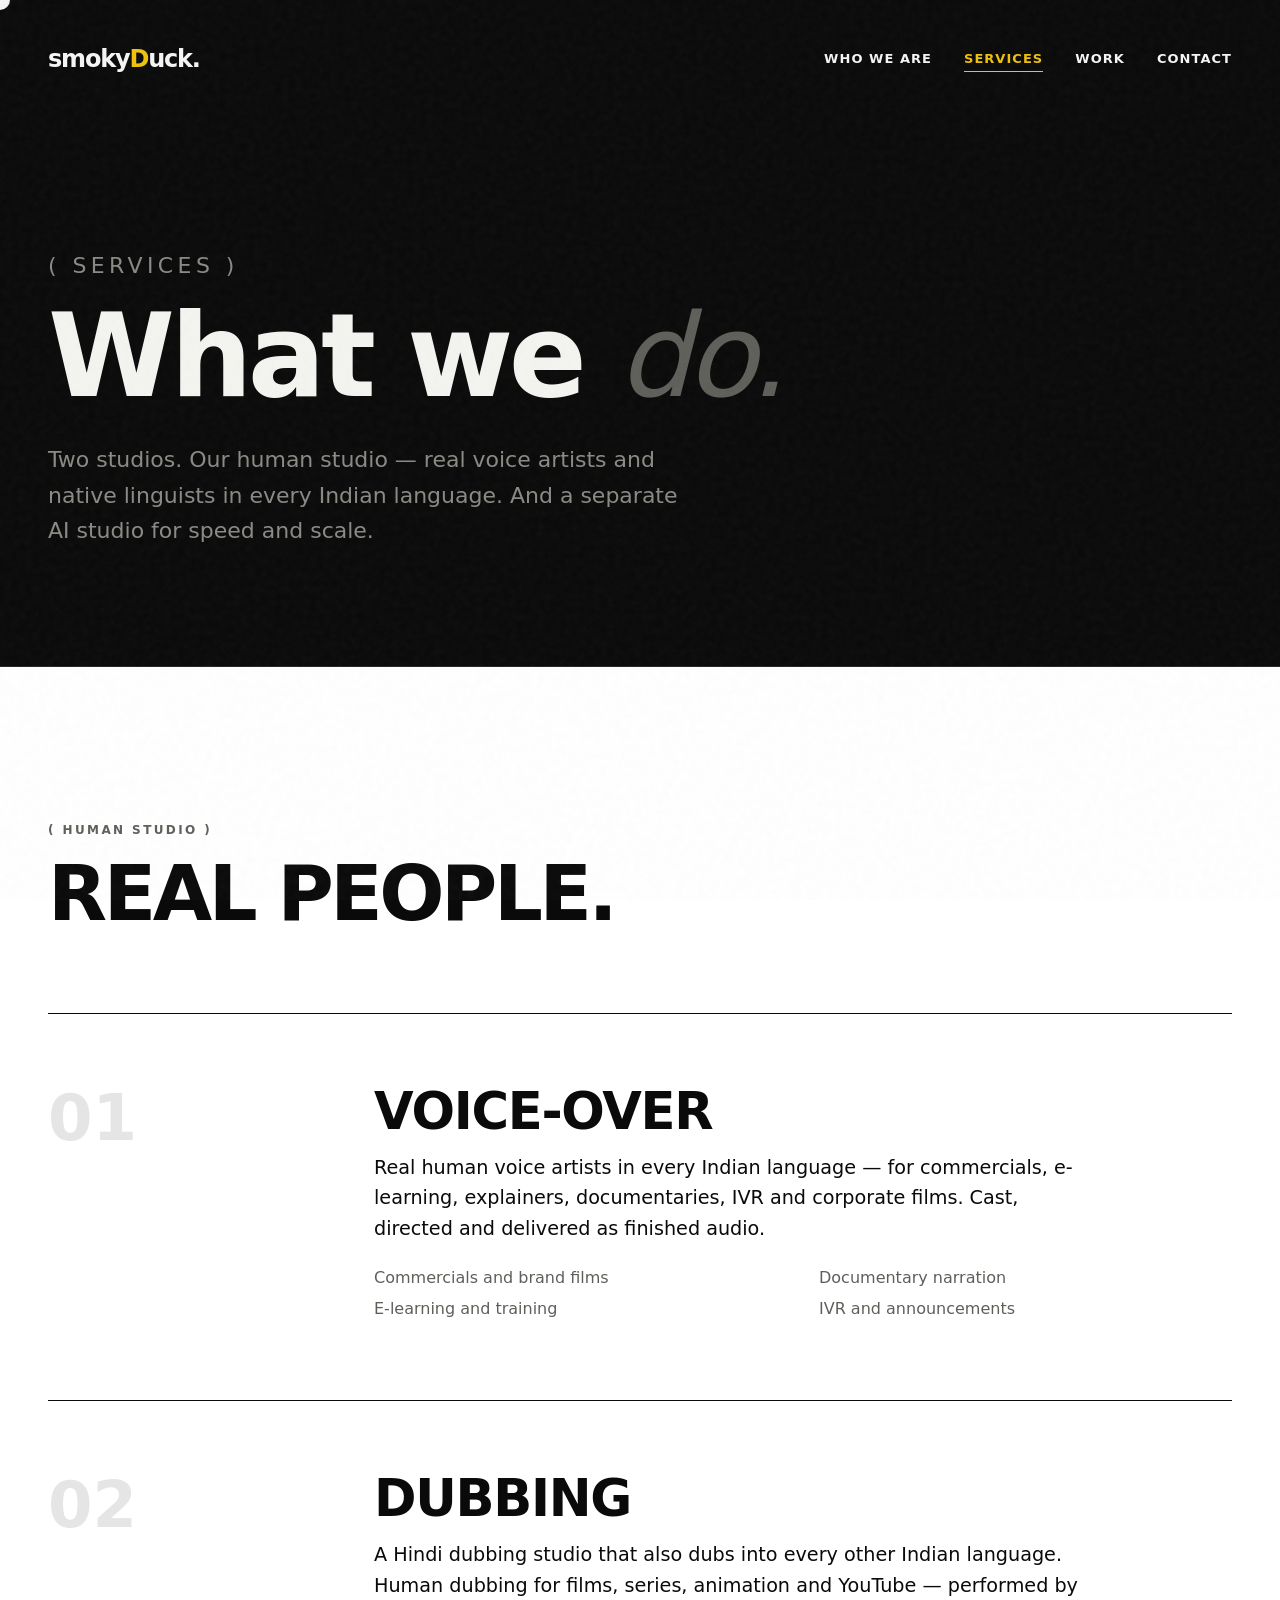
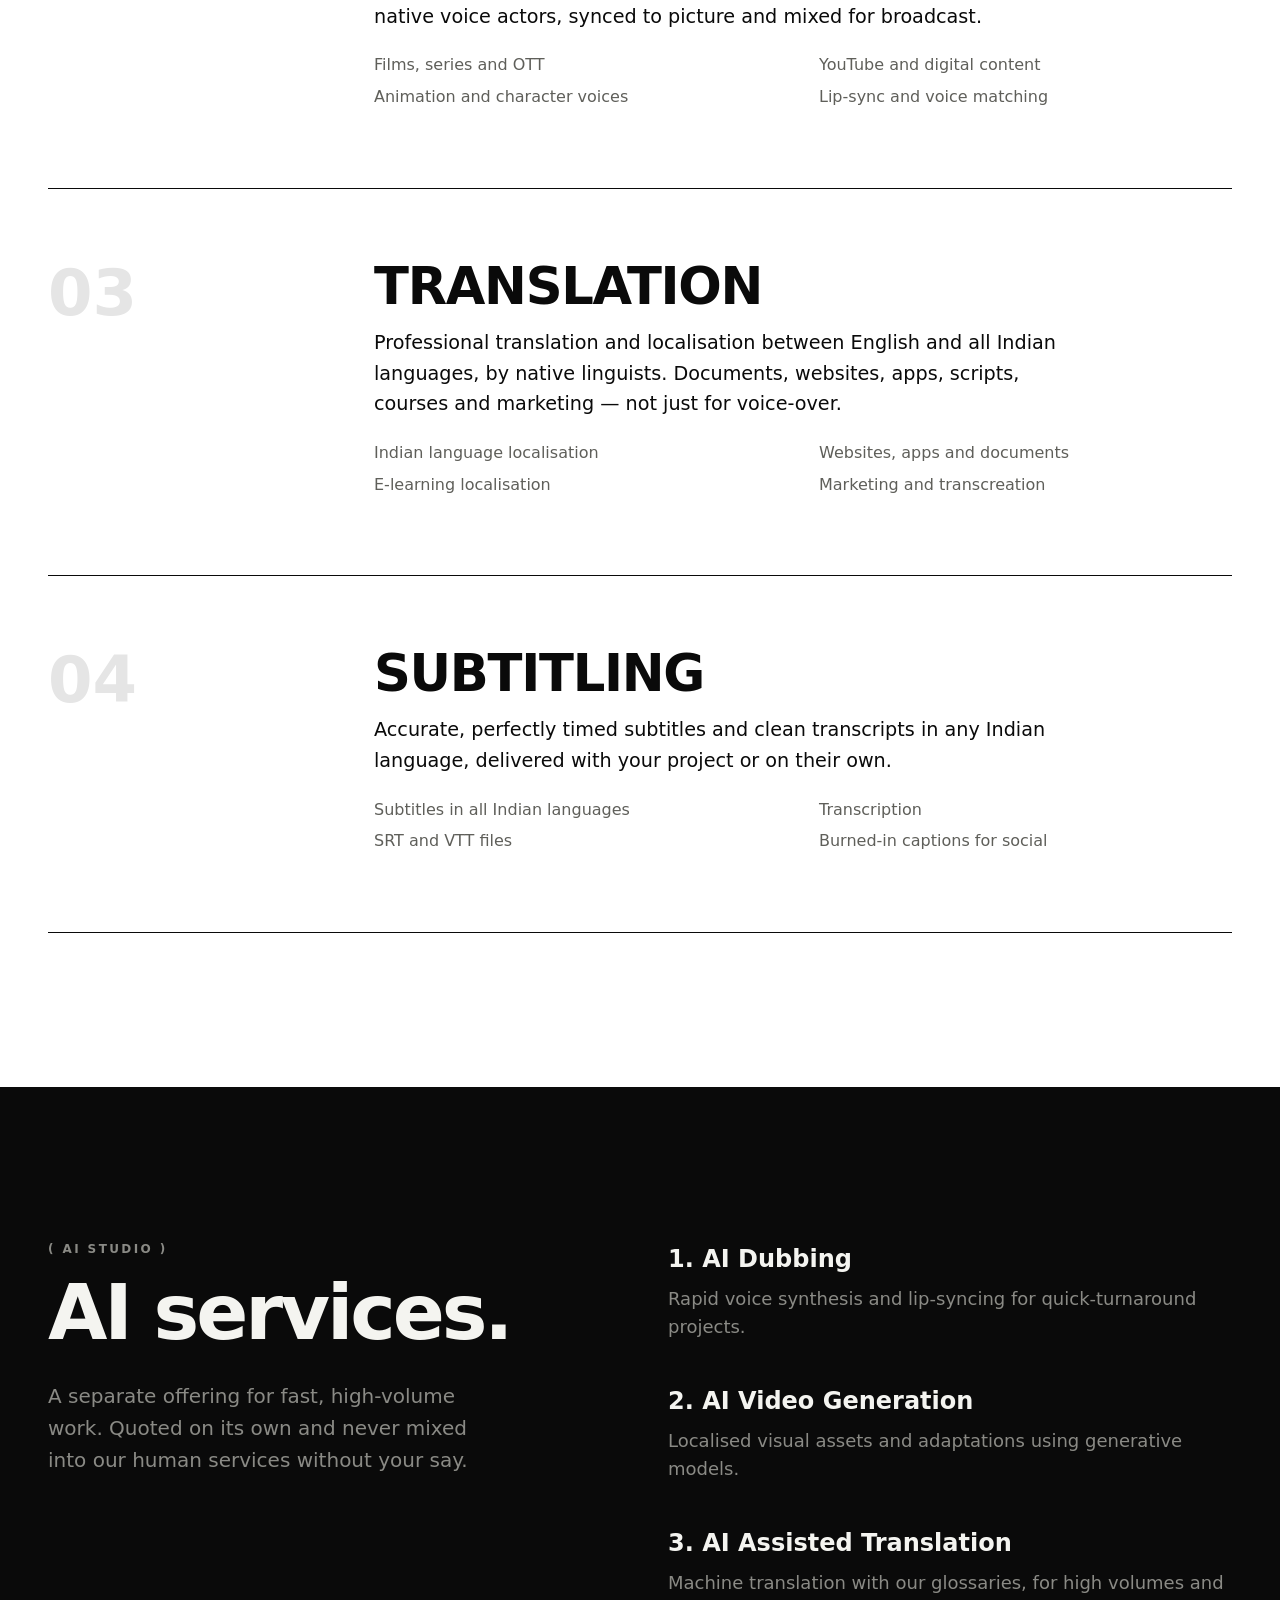
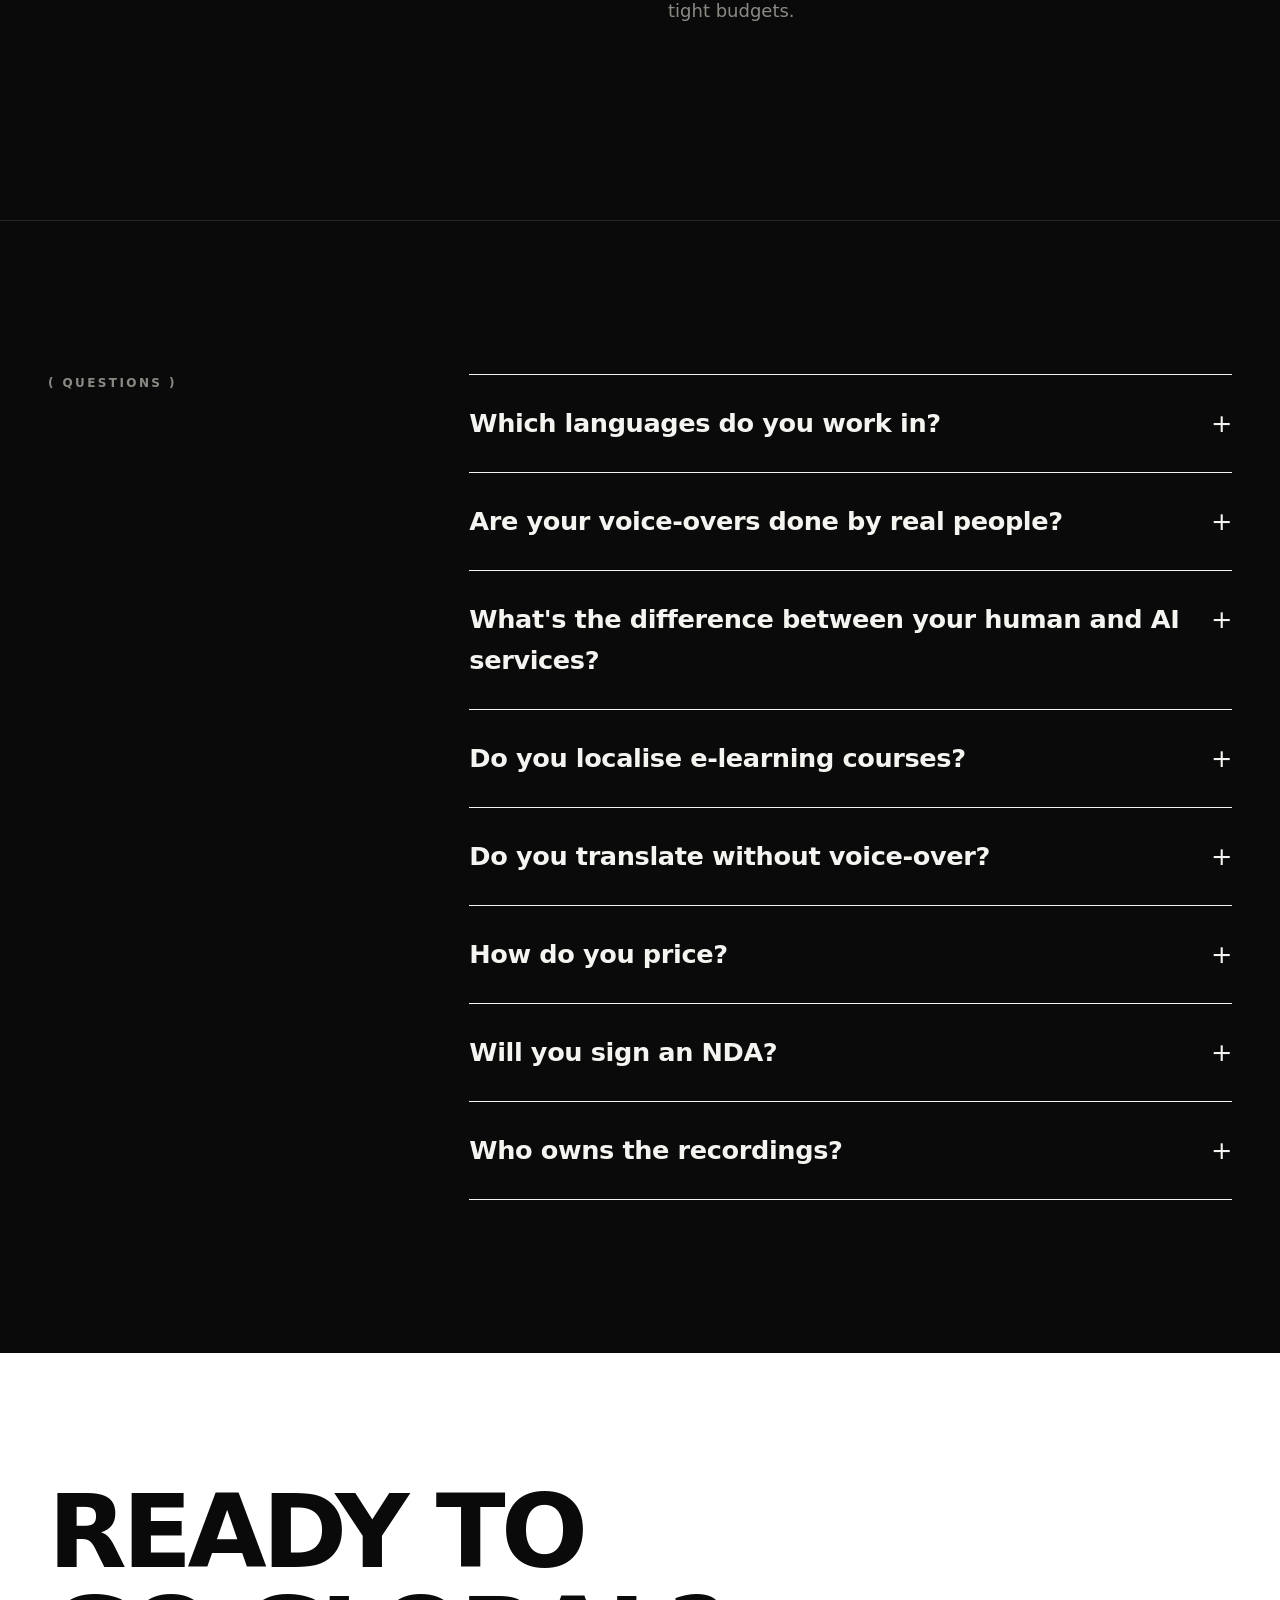
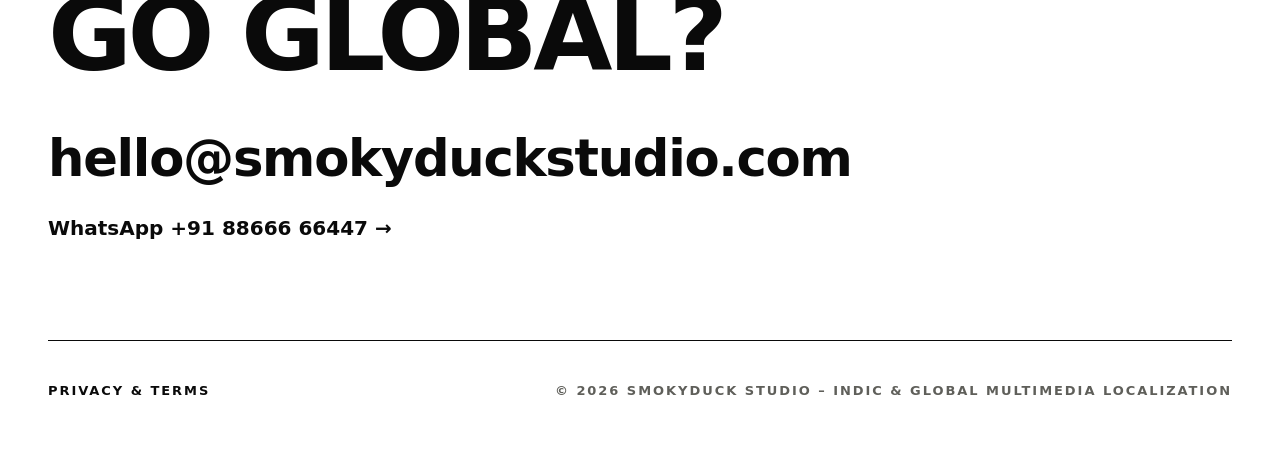
<file: services.html>
<!doctype html>
<html lang="en" class="no-js">
<head>
<meta charset="utf-8">
<meta name="viewport" content="width=device-width, initial-scale=1">
<title>Hindi Dubbing, Voice-Over &amp; E-learning Localisation | SmokyDuck Studio – Indic &amp; Global Multimedia Localization</title>
<meta name="description" content="Hindi dubbing, voice-over, translation, subtitling and e-learning localisation in all Indian languages by real voice artists and native linguists, plus separate AI services.">
<meta name="robots" content="index,follow">
<link rel="canonical" href="https://smokyduckstudio.com/services.html">
<meta name="theme-color" content="#0a0a0a">
<meta property="og:type" content="website"><meta property="og:site_name" content="SmokyDuck Studio – Indic &amp; Global Multimedia Localization">
<meta property="og:title" content="Hindi Dubbing, Voice-Over &amp; E-learning Localisation | SmokyDuck Studio – Indic &amp; Global Multimedia Localization"><meta property="og:description" content="Hindi dubbing, voice-over, translation, subtitling and e-learning localisation in all Indian languages by real voice artists and native linguists, plus separate AI services.">
<meta property="og:url" content="https://smokyduckstudio.com/services.html"><meta property="og:image" content="https://smokyduckstudio.com/assets/img/og-default.png">
<meta name="twitter:card" content="summary_large_image">
<link rel="icon" href="assets/img/favicon.svg" type="image/svg+xml">
<link rel="apple-touch-icon" href="assets/img/apple-touch-icon.png">
<link rel="stylesheet" href="assets/css/site.css?v=7">
<script type="application/ld+json">{"@context": "https://schema.org", "@type": "FAQPage", "mainEntity": [{"@type": "Question", "name": "Which languages do you work in?", "acceptedAnswer": {"@type": "Answer", "text": "All Indian languages — including Hindi, Bengali, Marathi, Telugu, Tamil, Gujarati, Urdu, Kannada, Malayalam, Odia, Punjabi and Assamese — plus English. Tell us the pair you need."}}, {"@type": "Question", "name": "Are your voice-overs done by real people?", "acceptedAnswer": {"@type": "Answer", "text": "Yes. Our voice-over and dubbing services use real human voice artists only. AI voices are a separate service that you choose explicitly."}}, {"@type": "Question", "name": "What's the difference between your human and AI services?", "acceptedAnswer": {"@type": "Answer", "text": "Human services are performed by voice artists and linguists. AI services are faster and cheaper, for projects where speed and volume matter more than performance. They are quoted separately, and we never mix them without telling you."}}, {"@type": "Question", "name": "Do you localise e-learning courses?", "acceptedAnswer": {"@type": "Answer", "text": "Yes. E-learning localisation is a core service: translated course content, quizzes and on-screen text, plus human voice-over and subtitles, in any Indian language."}}, {"@type": "Question", "name": "Do you translate without voice-over?", "acceptedAnswer": {"@type": "Answer", "text": "Yes. Translation is a service on its own — documents, websites, apps, courses and marketing in any Indian language."}}, {"@type": "Question", "name": "How do you price?", "acceptedAnswer": {"@type": "Answer", "text": "Voice-over and dubbing per finished minute, translation per word. Send the script or file and we'll quote the same day where we can."}}, {"@type": "Question", "name": "Will you sign an NDA?", "acceptedAnswer": {"@type": "Answer", "text": "Yes, before you share any files."}}, {"@type": "Question", "name": "Who owns the recordings?", "acceptedAnswer": {"@type": "Answer", "text": "You do, once paid, for the usage agreed in the quote. We never clone or reuse a voice without the artist's written consent."}}]}</script>
</head>
<body>
<a class="skip" href="#main">Skip to content</a>
<div class="grain" aria-hidden="true"></div><div class="cursor" aria-hidden="true"></div>
<nav class="nav" aria-label="Main"><a class="logo" href="index.html">smoky<span class="d">D</span>uck.</a>
<div class="links"><a href="about.html">Who We Are</a><a href="services.html" aria-current=page>Services</a><a href="work.html">Work</a><a href="contact.html">Contact</a></div><button class="menu-btn" type="button" aria-expanded="false" aria-controls="mmenu">Menu</button></nav>
<div class="mmenu" id="mmenu"><a href="index.html">Home</a><a href="about.html">Who We Are</a><a href="services.html">Services</a><a href="work.html">Work</a><a href="contact.html">Contact</a></div>
<main id="main">
<header class="head"><div class="wrap rv"><p class="label">( Services )</p><h1>What we <em>do.</em></h1><p>Two studios. Our human studio — real voice artists and native linguists in every Indian language. And a separate AI studio for speed and scale.</p></div></header>
<section class="sec light"><div class="wrap"><p class="label rv" style="color:#5f5f5a">( Human Studio )</p><h2 class="big rv" style="font-size:clamp(44px,6vw,84px)">Real people.</h2><div class="rows">
<div class="row rv" id="voiceover"><span class="n">01</span><div><h3>Voice-Over</h3><p>Real human voice artists in every Indian language — for commercials, e-learning, explainers, documentaries, IVR and corporate films. Cast, directed and delivered as finished audio.</p><ul><li>Commercials and brand films</li><li>E-learning and training</li><li>Documentary narration</li><li>IVR and announcements</li></ul></div></div><div class="row rv" id="dubbing"><span class="n">02</span><div><h3>Dubbing</h3><p>A Hindi dubbing studio that also dubs into every other Indian language. Human dubbing for films, series, animation and YouTube — performed by native voice actors, synced to picture and mixed for broadcast.</p><ul><li>Films, series and OTT</li><li>Animation and character voices</li><li>YouTube and digital content</li><li>Lip-sync and voice matching</li></ul></div></div><div class="row rv" id="translation"><span class="n">03</span><div><h3>Translation</h3><p>Professional translation and localisation between English and all Indian languages, by native linguists. Documents, websites, apps, scripts, courses and marketing — not just for voice-over.</p><ul><li>Indian language localisation</li><li>E-learning localisation</li><li>Websites, apps and documents</li><li>Marketing and transcreation</li></ul></div></div><div class="row rv" id="subtitling"><span class="n">04</span><div><h3>Subtitling</h3><p>Accurate, perfectly timed subtitles and clean transcripts in any Indian language, delivered with your project or on their own.</p><ul><li>Subtitles in all Indian languages</li><li>SRT and VTT files</li><li>Transcription</li><li>Burned-in captions for social</li></ul></div></div>
</div></div></section>
<section class="sec" id="ai"><div class="wrap two">
<div class="rv"><p class="label">( AI Studio )</p><h2>AI services.</h2><p class="muted" style="font-size:20px;font-weight:300;max-width:440px">A separate offering for fast, high-volume work. Quoted on its own and never mixed into our human services without your say.</p></div>
<div class="ai-list rv"><div><h4>1. AI Dubbing</h4><p class="muted">Rapid voice synthesis and lip-syncing for quick-turnaround projects.</p></div><div><h4>2. AI Video Generation</h4><p class="muted">Localised visual assets and adaptations using generative models.</p></div><div><h4>3. AI Assisted Translation</h4><p class="muted">Machine translation with our glossaries, for high volumes and tight budgets.</p></div></div>
</div></section>
<section class="sec" style="border-top:1px solid var(--line)"><div class="wrap statement">
<p class="label rv">( Questions )</p>
<div class="rv"><details><summary>Which languages do you work in?</summary><div><p>All Indian languages — including Hindi, Bengali, Marathi, Telugu, Tamil, Gujarati, Urdu, Kannada, Malayalam, Odia, Punjabi and Assamese — plus English. Tell us the pair you need.</p></div></details><details><summary>Are your voice-overs done by real people?</summary><div><p>Yes. Our voice-over and dubbing services use real human voice artists only. AI voices are a separate service that you choose explicitly.</p></div></details><details><summary>What's the difference between your human and AI services?</summary><div><p>Human services are performed by voice artists and linguists. AI services are faster and cheaper, for projects where speed and volume matter more than performance. They are quoted separately, and we never mix them without telling you.</p></div></details><details><summary>Do you localise e-learning courses?</summary><div><p>Yes. E-learning localisation is a core service: translated course content, quizzes and on-screen text, plus human voice-over and subtitles, in any Indian language.</p></div></details><details><summary>Do you translate without voice-over?</summary><div><p>Yes. Translation is a service on its own — documents, websites, apps, courses and marketing in any Indian language.</p></div></details><details><summary>How do you price?</summary><div><p>Voice-over and dubbing per finished minute, translation per word. Send the script or file and we'll quote the same day where we can.</p></div></details><details><summary>Will you sign an NDA?</summary><div><p>Yes, before you share any files.</p></div></details><details><summary>Who owns the recordings?</summary><div><p>You do, once paid, for the usage agreed in the quote. We never clone or reuse a voice without the artist's written consent.</p></div></details></div>
</div></section>
</main>
<footer id="contact"><div class="wrap">
<div class="rv"><h2>Ready to<br>go global?</h2>
<a class="mail u" data-email href="mailto:hello@smokyduckstudio.com">hello@smokyduckstudio.com</a>
<a class="wa u" href="https://wa.me/918866666447" target="_blank" rel="noopener">WhatsApp +91 88666 66447 →</a></div>
<div class="foot"><nav><a class="u" data-social="instagram" href="#">Instagram</a><a class="u" data-social="linkedin" href="#">LinkedIn</a><a class="u" data-social="youtube" href="#">YouTube</a><a class="u" href="legal.html">Privacy &amp; Terms</a></nav>
<span class="c">© <span data-year>2026</span> SmokyDuck Studio – Indic &amp; Global Multimedia Localization</span></div>
</div></footer>
<div class="consent" id="consent" role="dialog" aria-label="Cookies"><p style="margin:0">May we use Google Analytics to see which pages are useful? It sets cookies only if you allow it.</p>
<button class="btn" data-consent="yes" type="button">Allow</button><button class="btn" data-consent="no" type="button">No thanks</button></div>
<script src="assets/js/config.js?v=7"></script>
<script src="assets/js/site.js?v=7" defer></script>
<script src="assets/js/data.js?v=7" defer></script>
</body>
</html>
</file>
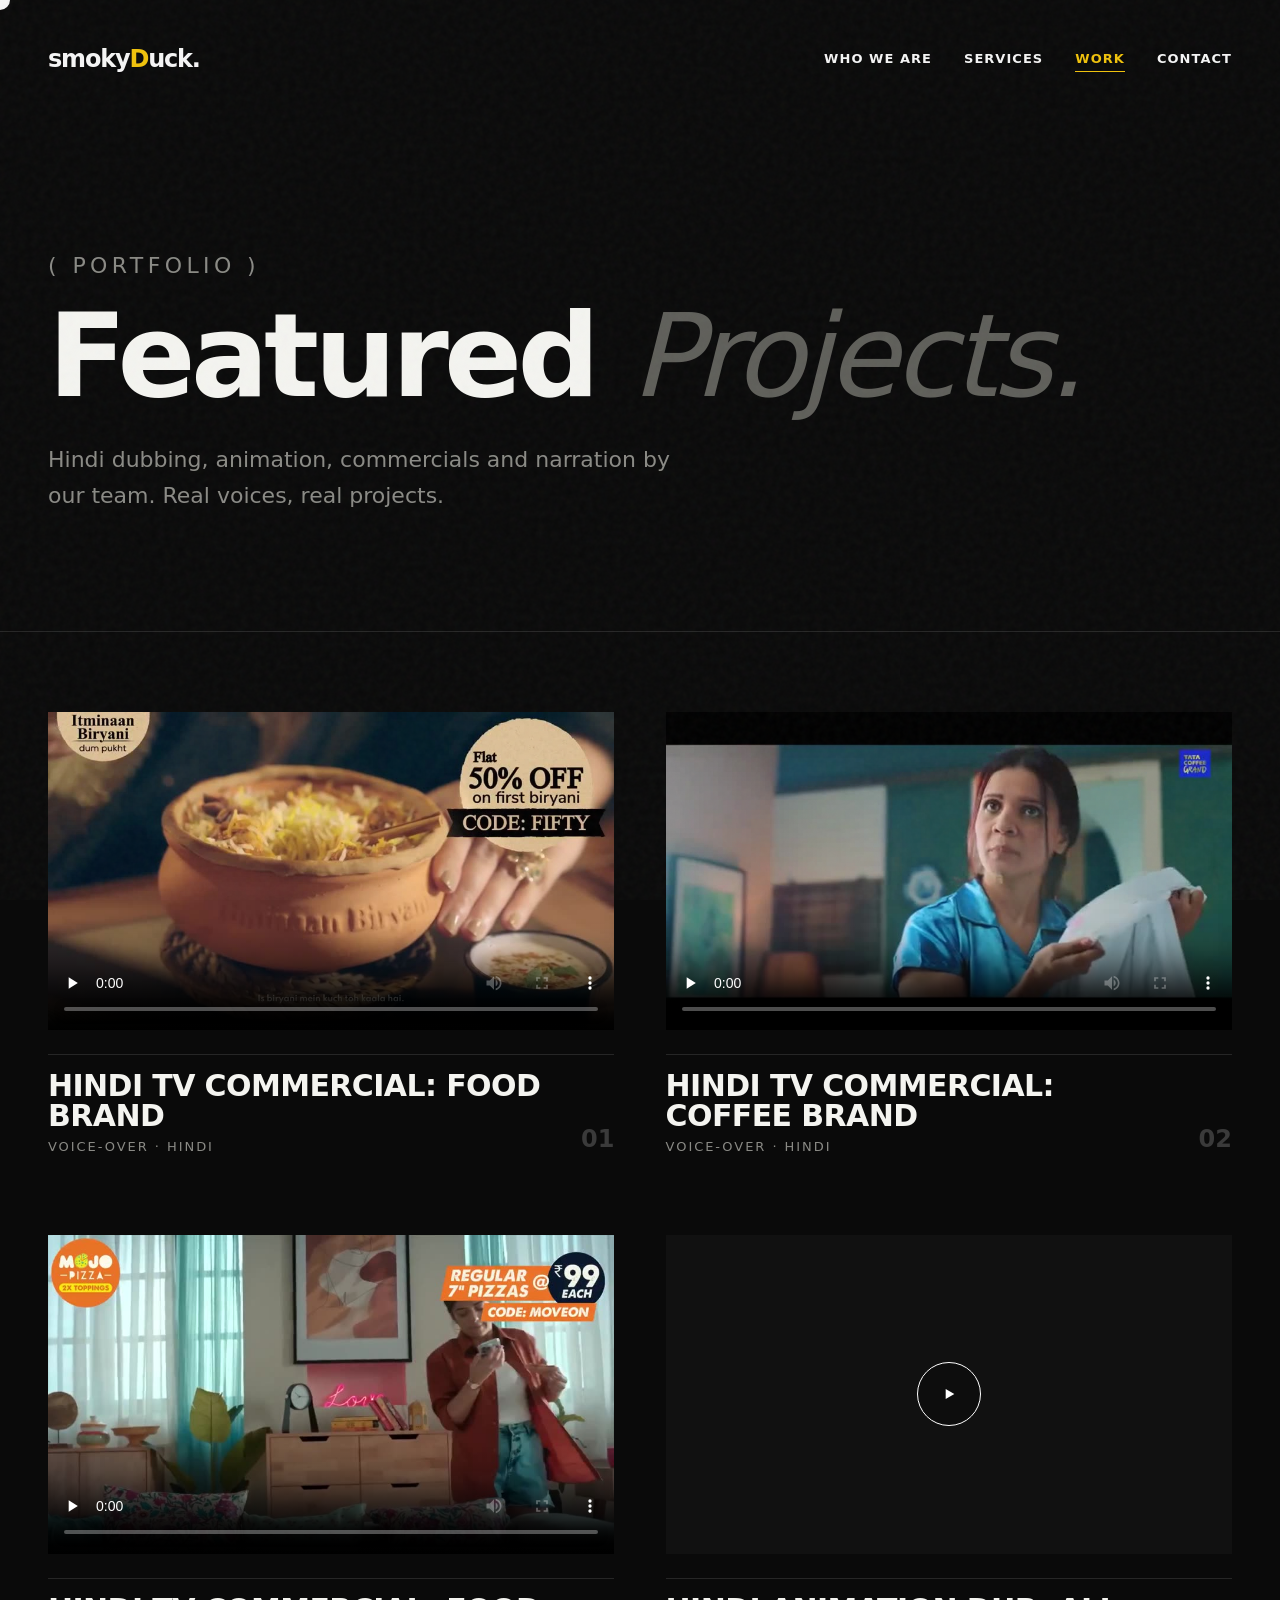
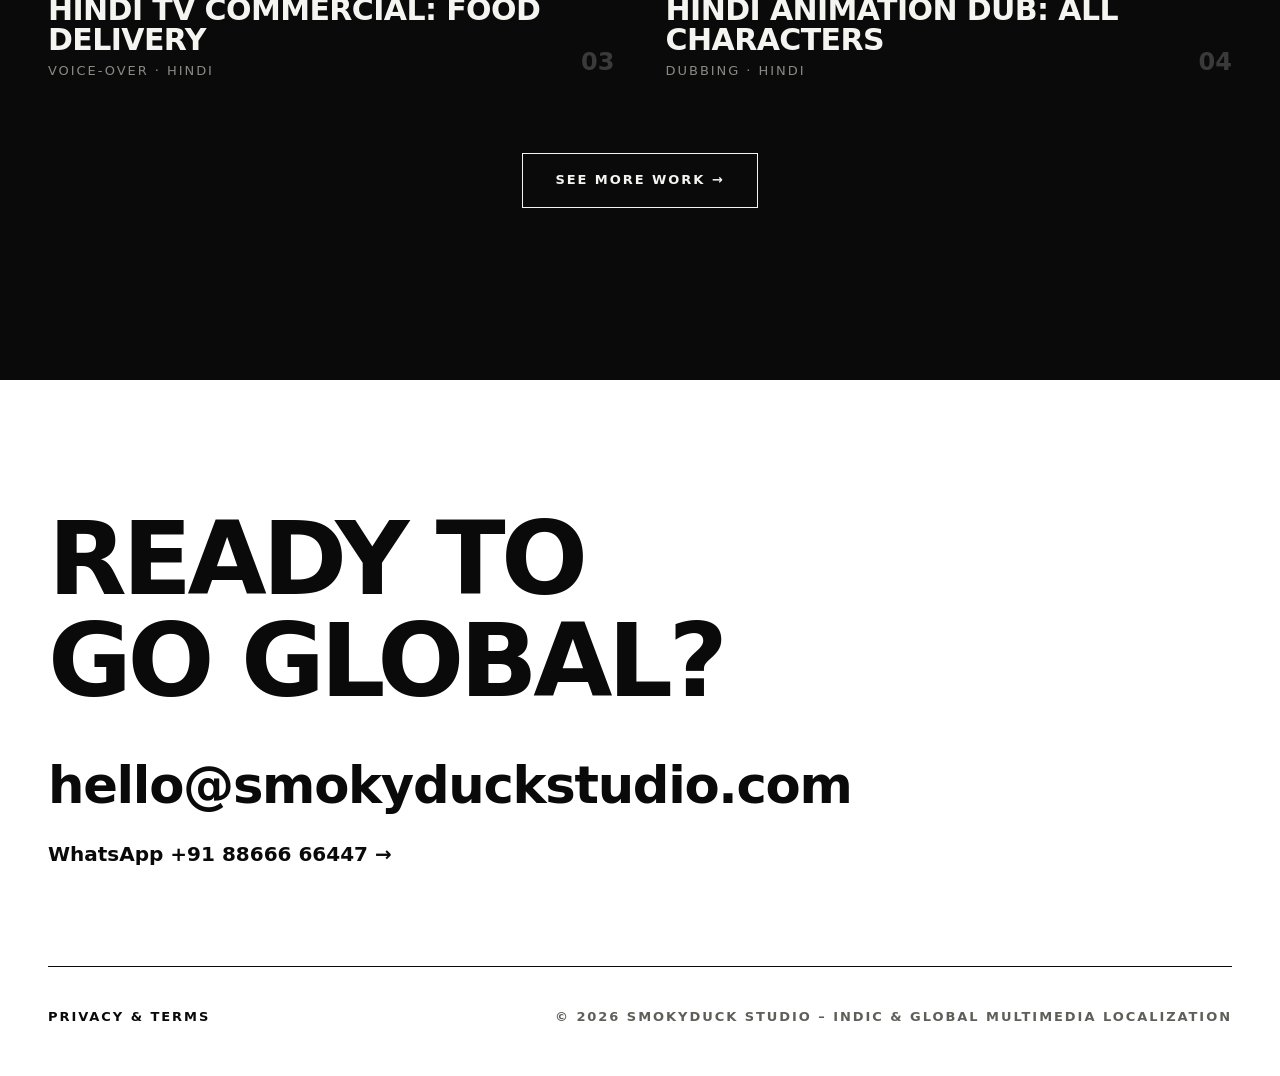
<file: work.html>
<!doctype html>
<html lang="en" class="no-js">
<head>
<meta charset="utf-8">
<meta name="viewport" content="width=device-width, initial-scale=1">
<title>Portfolio: Hindi Dubbing &amp; Voice-Over Samples | SmokyDuck Studio – Indic &amp; Global Multimedia Localization</title>
<meta name="description" content="Watch and listen: Hindi dubbing, animation dubbing, commercials and narration by the SmokyDuck Studio team.">
<meta name="robots" content="index,follow">
<link rel="canonical" href="https://smokyduckstudio.com/work.html">
<meta name="theme-color" content="#0a0a0a">
<meta property="og:type" content="website"><meta property="og:site_name" content="SmokyDuck Studio – Indic &amp; Global Multimedia Localization">
<meta property="og:title" content="Portfolio: Hindi Dubbing &amp; Voice-Over Samples | SmokyDuck Studio – Indic &amp; Global Multimedia Localization"><meta property="og:description" content="Watch and listen: Hindi dubbing, animation dubbing, commercials and narration by the SmokyDuck Studio team.">
<meta property="og:url" content="https://smokyduckstudio.com/work.html"><meta property="og:image" content="https://smokyduckstudio.com/assets/img/og-default.png">
<meta name="twitter:card" content="summary_large_image">
<link rel="icon" href="assets/img/favicon.svg" type="image/svg+xml">
<link rel="apple-touch-icon" href="assets/img/apple-touch-icon.png">
<link rel="stylesheet" href="assets/css/site.css?v=7">

</head>
<body>
<a class="skip" href="#main">Skip to content</a>
<div class="grain" aria-hidden="true"></div><div class="cursor" aria-hidden="true"></div>
<nav class="nav" aria-label="Main"><a class="logo" href="index.html">smoky<span class="d">D</span>uck.</a>
<div class="links"><a href="about.html">Who We Are</a><a href="services.html">Services</a><a href="work.html" aria-current=page>Work</a><a href="contact.html">Contact</a></div><button class="menu-btn" type="button" aria-expanded="false" aria-controls="mmenu">Menu</button></nav>
<div class="mmenu" id="mmenu"><a href="index.html">Home</a><a href="about.html">Who We Are</a><a href="services.html">Services</a><a href="work.html">Work</a><a href="contact.html">Contact</a></div>
<main id="main">
<header class="head"><div class="wrap rv"><p class="label">( Portfolio )</p><h1>Featured <em>Projects.</em></h1><p>Hindi dubbing, animation, commercials and narration by our team. Real voices, real projects.</p></div></header>
<section class="sec" style="padding-top:80px"><div class="wrap"><div data-work="all"></div>
<p class="rv" style="margin-top:72px;text-align:center"><a class="btn" href="https://drive.google.com/drive/folders/1brroOrcgjQAq9oTcISWgFzOkKJaJQJRE" target="_blank" rel="noopener">See more work →</a></p></div></section>
</main>
<footer id="contact"><div class="wrap">
<div class="rv"><h2>Ready to<br>go global?</h2>
<a class="mail u" data-email href="mailto:hello@smokyduckstudio.com">hello@smokyduckstudio.com</a>
<a class="wa u" href="https://wa.me/918866666447" target="_blank" rel="noopener">WhatsApp +91 88666 66447 →</a></div>
<div class="foot"><nav><a class="u" data-social="instagram" href="#">Instagram</a><a class="u" data-social="linkedin" href="#">LinkedIn</a><a class="u" data-social="youtube" href="#">YouTube</a><a class="u" href="legal.html">Privacy &amp; Terms</a></nav>
<span class="c">© <span data-year>2026</span> SmokyDuck Studio – Indic &amp; Global Multimedia Localization</span></div>
</div></footer>
<div class="consent" id="consent" role="dialog" aria-label="Cookies"><p style="margin:0">May we use Google Analytics to see which pages are useful? It sets cookies only if you allow it.</p>
<button class="btn" data-consent="yes" type="button">Allow</button><button class="btn" data-consent="no" type="button">No thanks</button></div>
<script src="assets/js/config.js?v=7"></script>
<script src="assets/js/site.js?v=7" defer></script>
<script src="assets/js/data.js?v=7" defer></script>
</body>
</html>
</file>
<file: assets/css/site.css>
/* smokyDuck — minimal theme (follows the original site) */

:root{
  --ink:#0a0a0a; --paper:#f4f4f0; --white:#fff; --grey:#8a8a85; --grey-2:#5f5f5a; --line:#262626; --yellow:#facc15;
  --display:ui-sans-serif,system-ui,-apple-system,"Segoe UI",Roboto,"Helvetica Neue",Arial,sans-serif;
  --body:ui-sans-serif,system-ui,-apple-system,"Segoe UI",Roboto,"Helvetica Neue",Arial,sans-serif;
  --pad:clamp(24px,5vw,48px); --max:1280px;
}
*,*::before,*::after{box-sizing:border-box}
html{scroll-behavior:smooth;-webkit-text-size-adjust:100%}
body{margin:0;background:var(--ink);color:var(--paper);font:400 18px/1.6 var(--body);-webkit-font-smoothing:antialiased;overflow-x:hidden}
img,iframe{display:block;max-width:100%}
a{color:inherit;text-decoration:none}
:focus-visible{outline:2px solid var(--yellow);outline-offset:4px}
::selection{background:var(--yellow);color:var(--ink)}
.sr{position:absolute!important;width:1px;height:1px;overflow:hidden;clip:rect(0 0 0 0)}
.skip{position:absolute;left:-999px;top:12px;z-index:200;background:var(--yellow);color:var(--ink);padding:10px 16px;font-weight:700}
.skip:focus{left:12px}

/* film grain + cursor, as on the original */
.grain{position:fixed;inset:0;pointer-events:none;z-index:50;opacity:.04;background-image:url("data:image/svg+xml,%3Csvg viewBox='0 0 200 200' xmlns='http://www.w3.org/2000/svg'%3E%3Cfilter id='n'%3E%3CfeTurbulence type='fractalNoise' baseFrequency='.65' numOctaves='3' stitchTiles='stitch'/%3E%3C/filter%3E%3Crect width='100%25' height='100%25' filter='url(%23n)'/%3E%3C/svg%3E")}
.cursor{position:fixed;top:0;left:0;width:20px;height:20px;border-radius:50%;background:#fff;mix-blend-mode:difference;pointer-events:none;z-index:9999;transform:translate(-50%,-50%);transition:width .2s,height .2s;display:none}
.cursor.big{width:60px;height:60px}
@media (pointer:fine){html.has-cursor body,html.has-cursor a,html.has-cursor button,html.has-cursor select,html.has-cursor label{cursor:none}html.has-cursor .cursor{display:block}}

.wrap{max-width:var(--max);margin:0 auto;padding:0 var(--pad)}
.d{color:var(--yellow)}
.light{background:var(--white);color:var(--ink)}
.label{font-size:12px;font-weight:700;letter-spacing:.2em;text-transform:uppercase;color:var(--grey);margin:0 0 16px}
h1,h2,h3{font-family:var(--display);font-weight:900;letter-spacing:-.04em;line-height:1;margin:0}
p{margin:0 0 1em}
.muted{color:var(--grey)}
.light .muted{color:var(--grey-2)}

/* nav */
.nav{position:fixed;top:0;left:0;right:0;z-index:40;padding:24px var(--pad);display:flex;justify-content:space-between;align-items:center;mix-blend-mode:difference;color:#fff}
.logo{font-family:var(--display);font-weight:900;font-size:24px;letter-spacing:-.05em}
.logo .d{color:var(--yellow)}
.links{display:none;gap:32px;font-size:13px;font-weight:600;letter-spacing:.08em;text-transform:uppercase}
.links a{position:relative}
.links a::after,.u::after{content:"";position:absolute;left:0;bottom:-2px;width:0;height:1px;background:currentColor;transition:width .3s}
.links a:hover::after,.links a[aria-current]::after,.u:hover::after{width:100%}
.links a[aria-current]{color:var(--yellow)}
.menu-btn{background:none;border:0;color:inherit;font:700 13px var(--body);letter-spacing:.08em;text-transform:uppercase;padding:8px 0}
@media(min-width:860px){.links{display:flex}.menu-btn{display:none}.nav{padding:40px var(--pad)}}
.mmenu{position:fixed;inset:0;z-index:39;background:var(--ink);display:none;flex-direction:column;justify-content:center;padding:0 var(--pad);gap:8px}
.mmenu.open{display:flex}
.mmenu a{font-family:var(--display);font-weight:900;font-size:44px;letter-spacing:-.04em}
body.lock{overflow:hidden}
.u{position:relative;display:inline-block}

/* hero */
.hero{height:100vh;min-height:560px;display:flex;flex-direction:column;justify-content:center;align-items:center;position:relative;overflow:hidden;text-align:center;padding:0 16px}
.hero .glow{position:absolute;width:min(80vw,640px);aspect-ratio:1;border-radius:50%;filter:blur(100px);background:linear-gradient(45deg,#1f1f1f,#6b6b6b);opacity:.2;animation:pulse 4s ease-in-out infinite}
@keyframes pulse{50%{opacity:.1}}
.hero h1{font-size:clamp(64px,15vw,190px);letter-spacing:-.05em;margin-bottom:clamp(40px,6vw,72px);position:relative}
.tagline{font-size:clamp(13px,1.6vw,22px);font-weight:400;letter-spacing:.28em;text-transform:uppercase;position:relative}
.tagline span:nth-child(2){color:var(--grey)}
.scroll{position:absolute;bottom:40px;left:50%;transform:translateX(-50%);font-size:11px;letter-spacing:.2em;text-transform:uppercase;opacity:.5}
.scroll::after{content:"";display:block;width:1px;height:48px;background:#fff;margin:10px auto 0}

/* page head */
.head{padding:clamp(150px,20vw,220px) 0 clamp(56px,8vw,96px);border-bottom:1px solid var(--line)}
.head h1{font-size:clamp(52px,9vw,128px)}
.head h1 em{font-style:italic;font-weight:500;color:var(--grey-2)}
.head p{max-width:640px;font-size:clamp(18px,1.8vw,22px);font-weight:300;color:var(--grey);margin-top:28px}

/* sections */
.sec{padding:clamp(88px,12vw,180px) 0}
.statement{display:grid;gap:40px}
@media(min-width:860px){.statement{grid-template-columns:4fr 8fr}}
.statement h2{font-size:clamp(30px,4.4vw,58px);font-weight:600;letter-spacing:-.03em;line-height:1.12}
.big{font-size:clamp(56px,8vw,120px);text-transform:uppercase;letter-spacing:-.045em;margin-bottom:clamp(48px,7vw,80px)}

/* service rows */
.rows{border-top:1px solid currentColor}
.row{display:grid;gap:12px 40px;padding:clamp(40px,6vw,72px) 0;border-bottom:1px solid currentColor}
@media(min-width:860px){.row{grid-template-columns:1fr 3fr}}
.row .n{font-family:var(--display);font-weight:900;font-size:clamp(40px,5vw,64px);color:#e5e5e5;transition:color .5s;line-height:1}
.row:hover .n{color:var(--ink)}
.row h3{font-size:clamp(30px,4vw,52px);text-transform:uppercase;letter-spacing:-.025em;margin-bottom:16px}
.row p{font-size:clamp(17px,1.5vw,20px);font-weight:300;max-width:720px;margin:0}
.row ul{list-style:none;padding:0;margin:20px 0 0;font-size:16px;color:var(--grey-2);columns:2;column-gap:32px}
.row li{margin-bottom:6px}
@media(max-width:600px){.row ul{columns:1}}

/* marquee section (original) */
.marq{position:relative;overflow:hidden}
.marq .bg{position:absolute;inset:0;display:flex;align-items:center;opacity:.08;pointer-events:none;white-space:nowrap}
.marq .bg span{display:inline-block;font-family:var(--display);font-weight:900;font-size:15vw;text-transform:uppercase;letter-spacing:-.04em;color:transparent;-webkit-text-stroke:1px var(--paper);animation:mq 22s linear infinite}
@keyframes mq{to{transform:translateX(-50%)}}
.two{display:grid;gap:56px;position:relative}
@media(min-width:860px){.two{grid-template-columns:1fr 1fr}}
.two h2{font-size:clamp(44px,6vw,80px);margin-bottom:28px}
.steps h4{font-family:var(--display);font-size:24px;font-weight:700;margin:0 0 6px;letter-spacing:-.01em}
.steps div{margin-bottom:40px}

.btn{display:inline-block;border:1px solid currentColor;padding:16px 32px;font-size:13px;font-weight:700;letter-spacing:.15em;text-transform:uppercase;transition:background .3s,color .3s;background:none;color:inherit;font-family:var(--body)}
.btn:hover{background:var(--paper);color:var(--ink)}
.light .btn:hover{background:var(--ink);color:var(--white)}

/* work grid (original layout) */
.grid{display:grid;gap:clamp(48px,6vw,80px) clamp(32px,4vw,80px)}
@media(min-width:860px){.grid{grid-template-columns:1fr 1fr}}
.video{position:relative;padding-bottom:56.25%;height:0;background:#111;overflow:hidden;margin-bottom:24px}
.video iframe{position:absolute;inset:0;width:100%;height:100%;border:0}
.video .shield{position:absolute;top:0;right:0;width:80px;height:60px;z-index:2}
.meta{display:flex;justify-content:space-between;align-items:flex-end;border-top:1px solid var(--line);padding-top:16px;gap:16px}
.meta h3{font-size:clamp(22px,2.4vw,30px);text-transform:uppercase;letter-spacing:-.02em;margin-bottom:6px;transition:color .3s}
.item:hover .meta h3{color:var(--yellow)}
.meta p{margin:0;font-size:13px;letter-spacing:.15em;text-transform:uppercase;color:var(--grey)}
.meta .num{font-family:var(--display);font-weight:900;font-size:24px;color:#3a3a3a}

/* audio line */
.audio{display:flex;align-items:center;gap:20px;padding:24px 0;border-top:1px solid var(--line)}
.audio:last-child{border-bottom:1px solid var(--line)}
.play{flex:none;width:52px;height:52px;border-radius:50%;border:1px solid var(--paper);background:none;color:var(--paper);display:grid;place-items:center;transition:background .3s,color .3s}
.play:hover,.play.on{background:var(--paper);color:var(--ink)}
.play svg{width:16px;height:16px}
.play[disabled]{opacity:.3}
.audio h3{font-size:clamp(20px,2vw,26px);text-transform:uppercase;letter-spacing:-.02em;margin:0 0 4px}
.audio p{margin:0;font-size:13px;letter-spacing:.15em;text-transform:uppercase;color:var(--grey)}

/* voices */
.filters{display:flex;flex-wrap:wrap;gap:16px 32px;margin-bottom:56px}
.filters select{appearance:none;background:none;border:0;border-bottom:1px solid var(--line);color:var(--paper);font:600 13px var(--body);letter-spacing:.12em;text-transform:uppercase;padding:10px 24px 10px 0;min-width:150px;background-image:linear-gradient(45deg,transparent 50%,#8a8a85 50%),linear-gradient(135deg,#8a8a85 50%,transparent 50%);background-position:calc(100% - 10px) 18px,calc(100% - 5px) 18px;background-size:5px 5px;background-repeat:no-repeat}
.filters select:focus{border-color:var(--yellow);outline:none}
.filters option{background:var(--ink)}
.voice{border-top:1px solid var(--line);padding:40px 0;display:grid;gap:20px;align-items:center}
@media(min-width:860px){.voice{grid-template-columns:auto 1fr auto}}
.voice h3{font-size:clamp(28px,3.4vw,44px);text-transform:uppercase;letter-spacing:-.025em;margin-bottom:8px;transition:color .3s}
.voice:hover h3{color:var(--yellow)}
.voice .muted{margin:0;font-size:16px}
.voice .more{font-size:13px;font-weight:700;letter-spacing:.15em;text-transform:uppercase}
.list-end{border-top:1px solid var(--line)}
.empty{padding:40px 0;color:var(--grey);border-top:1px solid var(--line)}
dialog{background:var(--ink);color:var(--paper);border:1px solid var(--line);padding:0;width:min(860px,calc(100% - 24px));max-height:calc(100% - 24px)}
dialog::backdrop{background:rgba(0,0,0,.8)}
.dlg{padding:clamp(28px,5vw,56px)}
.dlg h2{font-size:clamp(36px,5vw,60px);text-transform:uppercase;margin-bottom:16px}
.dlg .close{position:absolute;top:16px;right:20px;background:none;border:0;color:var(--paper);font-size:28px}
.facts{margin:28px 0;font-size:16px;color:var(--grey)}
.facts span{color:var(--paper)}

/* contact / forms */
.form{display:grid;gap:28px}
.f2{display:grid;gap:28px}
@media(min-width:700px){.f2{grid-template-columns:1fr 1fr}}
.form label{display:block;font-size:12px;font-weight:700;letter-spacing:.2em;text-transform:uppercase;color:var(--grey-2);margin-bottom:6px}
.form input,.form select,.form textarea{width:100%;background:none;border:0;border-bottom:1px solid var(--ink);font:400 19px/1.4 var(--body);color:var(--ink);padding:10px 0;border-radius:0}
.form textarea{min-height:110px;resize:vertical}
.form input:focus,.form select:focus,.form textarea:focus{outline:none;border-bottom-color:var(--yellow);border-bottom-width:2px}
.form .check{display:flex;gap:12px;align-items:flex-start;font-size:15px;text-transform:none;letter-spacing:0;font-weight:400;color:var(--grey-2)}
.form .check input{width:18px;height:18px;margin-top:3px;flex:none;accent-color:var(--ink)}
.form .check a{text-decoration:underline}
.hp{position:absolute;left:-9999px}
.status{display:none;font-size:16px;padding:16px 0;border-top:1px solid var(--ink)}
.status.show{display:block}
.contact{display:grid;gap:64px}
@media(min-width:960px){.contact{grid-template-columns:5fr 7fr}}
.ways a{display:inline-block;font-family:var(--display);font-weight:600;font-size:clamp(22px,2.6vw,34px);letter-spacing:-.02em;margin-bottom:8px}

/* faq */
details{border-top:1px solid currentColor}
details:last-child{border-bottom:1px solid currentColor}
summary{list-style:none;display:flex;justify-content:space-between;gap:24px;padding:28px 0;font-family:var(--display);font-weight:700;font-size:clamp(20px,2vw,26px);letter-spacing:-.015em}
summary::-webkit-details-marker{display:none}
summary::after{content:"+";font-weight:400;transition:transform .3s}
details[open] summary::after{transform:rotate(45deg)}
details div{padding:0 0 28px;max-width:760px;font-weight:300;color:var(--grey-2)}

/* footer (original) */
footer{background:var(--white);color:var(--ink);padding:clamp(96px,12vw,128px) 0 48px;position:relative;z-index:20}
footer h2{font-size:clamp(40px,8vw,112px);text-transform:uppercase;letter-spacing:-.045em;margin-bottom:32px}
footer .mail{font-family:var(--display);font-weight:600;font-size:clamp(22px,4vw,52px);letter-spacing:-.025em}
footer .wa{display:block;margin-top:12px;font-size:clamp(16px,1.6vw,20px);font-weight:600}
.foot{display:flex;flex-wrap:wrap;justify-content:space-between;align-items:flex-end;gap:24px;border-top:1px solid var(--ink);margin-top:clamp(64px,10vw,96px);padding-top:40px;font-size:13px;font-weight:600;letter-spacing:.15em;text-transform:uppercase}
.foot nav{display:flex;flex-wrap:wrap;gap:24px 32px}
.foot .c{color:var(--grey-2)}
[data-hide]{display:none!important}

/* legal */
.prose{max-width:760px}
.prose h2{font-size:clamp(26px,3vw,36px);margin:56px 0 16px}
.prose p,.prose li{font-weight:300;color:#cfcfca}

/* consent */
.consent{position:fixed;left:24px;right:24px;bottom:24px;z-index:60;max-width:520px;background:var(--ink);border:1px solid var(--line);padding:20px 24px;font-size:15px;display:none}
.consent.show{display:block}
.consent .btn{padding:10px 18px;margin:12px 12px 0 0}

/* reveal */
.rv{opacity:0;transform:translateY(40px);transition:all .8s cubic-bezier(.16,1,.3,1)}
.rv.in,.no-js .rv{opacity:1;transform:none}
@media (prefers-reduced-motion:reduce){*{animation:none!important;transition:none!important}.rv{opacity:1;transform:none}}

/* AI services block — kept visually separate from the human studio */
.ai-list h4{font-size:24px;font-weight:700;margin:0 0 6px}
.ai-list div{margin-bottom:40px}
.langs{font-size:clamp(20px,2.4vw,30px);font-weight:300;line-height:1.5;color:var(--grey)}
.langs b{color:var(--paper);font-weight:600}

.tagline2{font-size:clamp(11px,1.1vw,14px);letter-spacing:.3em;text-transform:uppercase;color:var(--grey);margin-top:18px;position:relative}
/* compact, gently animated contact form */
.contact .form{max-width:520px;gap:22px}
.contact .f2{gap:22px}
.form label{font-size:10.5px;letter-spacing:.18em;margin-bottom:2px;transition:color .3s}
.form input,.form select,.form textarea{font-size:16px;padding:8px 0;border-bottom-color:#cfcfca;background-image:linear-gradient(var(--ink),var(--ink));background-repeat:no-repeat;background-size:0 2px;background-position:0 100%;transition:background-size .45s cubic-bezier(.16,1,.3,1),border-color .3s}
.form select{background-image:linear-gradient(var(--ink),var(--ink)),linear-gradient(45deg,transparent 50%,#5f5f5a 50%),linear-gradient(135deg,#5f5f5a 50%,transparent 50%);background-size:0 2px,5px 5px,5px 5px;background-position:0 100%,calc(100% - 10px) 50%,calc(100% - 5px) 50%;appearance:none;padding-right:24px}
.form input:focus,.form textarea:focus{background-size:100% 2px;border-bottom-width:1px;border-bottom-color:#cfcfca}
.form select:focus{background-size:100% 2px,5px 5px,5px 5px;border-bottom-width:1px}
.form div:focus-within>label{color:var(--ink)}
.form textarea{min-height:84px}
.form .check{font-size:13px}
.form .btn{padding:13px 28px;position:relative;overflow:hidden;z-index:0}
.form .btn::before{content:"";position:absolute;inset:0;background:var(--ink);transform:scaleX(0);transform-origin:left;transition:transform .4s cubic-bezier(.16,1,.3,1);z-index:-1}
.form .btn:hover{background:none;color:#fff}.form .btn:hover::before{transform:scaleX(1)}
.form.rv>*{opacity:0;transform:translateY(14px);transition:opacity .6s,transform .6s cubic-bezier(.16,1,.3,1)}
.form.rv.in>*{opacity:1;transform:none}
.form.rv.in>*:nth-child(2){transition-delay:.05s}.form.rv.in>*:nth-child(3){transition-delay:.1s}.form.rv.in>*:nth-child(4){transition-delay:.15s}.form.rv.in>*:nth-child(5){transition-delay:.2s}.form.rv.in>*:nth-child(6){transition-delay:.25s}.form.rv.in>*:nth-child(7){transition-delay:.3s}.form.rv.in>*:nth-child(9){transition-delay:.35s}
.form.rv{opacity:1;transform:none}
.status.show{animation:fadeup .5s cubic-bezier(.16,1,.3,1)}
@keyframes fadeup{from{opacity:0;transform:translateY(8px)}to{opacity:1;transform:none}}
@media (prefers-reduced-motion:reduce){.form.rv>*{opacity:1;transform:none}}

.video video{position:absolute;inset:0;width:100%;height:100%;background:#000;object-fit:contain}
.facade{position:absolute;inset:0;width:100%;height:100%;border:0;padding:0;background:#111 center/cover no-repeat;display:grid;place-items:center;cursor:pointer}
.facade .play{background:rgba(10,10,10,.6);border-color:#fff;color:#fff;width:64px;height:64px}
.facade:hover .play{background:#fff;color:#0a0a0a}
.reel{max-width:380px;margin:0 auto;aspect-ratio:9/16;background:#111}
.reel video{width:100%;height:100%;display:block;object-fit:cover}
/* form entrance: a touch more visible */
.form.rv>*{transform:translateY(22px);transition:opacity .8s,transform .8s cubic-bezier(.16,1,.3,1)}

.about{display:grid;gap:56px;align-items:center}
@media(min-width:960px){.about{grid-template-columns:1.1fr .9fr}}
.about h2{font-size:clamp(28px,3.4vw,48px);font-weight:600;letter-spacing:-.03em;line-height:1.15;margin-top:24px}
.reel.big{max-width:460px;width:100%;justify-self:center}
.picker{max-width:720px}
.picker-row{display:flex;gap:24px;align-items:center}
.picker select{flex:1;appearance:none;background:none;border:0;border-bottom:1px solid var(--paper);color:var(--paper);font:900 clamp(28px,4vw,52px)/1.2 var(--display);letter-spacing:-.03em;padding:8px 40px 12px 0;background-image:linear-gradient(45deg,transparent 50%,#f4f4f0 50%),linear-gradient(135deg,#f4f4f0 50%,transparent 50%);background-position:calc(100% - 18px) 55%,calc(100% - 10px) 55%;background-size:8px 8px;background-repeat:no-repeat;cursor:pointer}
.picker select:focus{outline:none;border-bottom-color:var(--yellow)}
.picker option{background:var(--ink);font-size:18px}
.play.big{width:84px;height:84px}.play.big svg{width:26px;height:26px}
.picker-meta{margin:20px 0 0;color:var(--grey);font-size:16px;letter-spacing:.04em}
.picker-bar{height:2px;background:var(--line);margin-top:28px}.picker-bar i{display:block;height:100%;width:0;background:var(--yellow);transition:width .25s linear}
</file>
